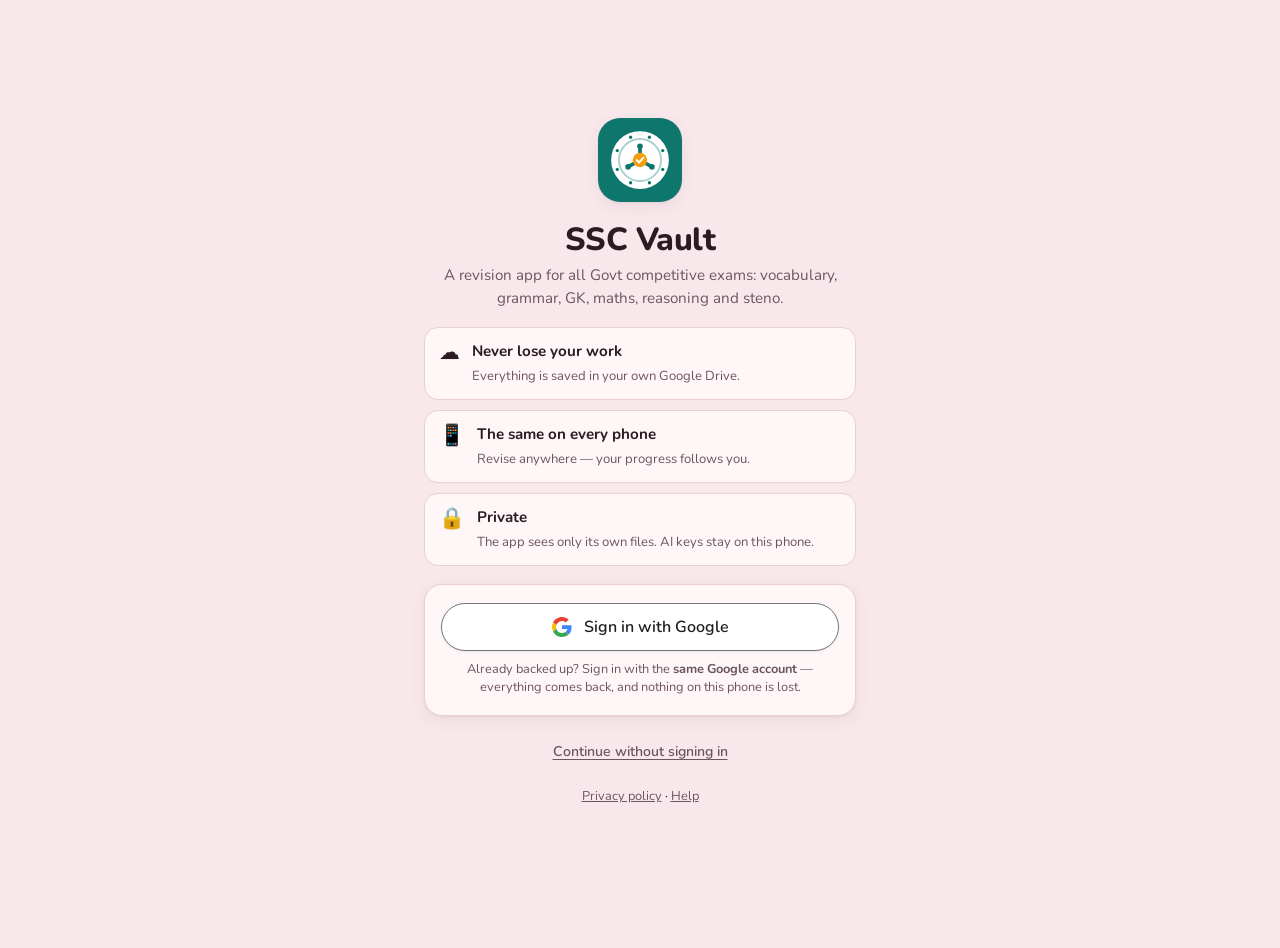
<file: index.html>
<!doctype html>
<html lang="en">
  <head>
    <meta charset="UTF-8" />
    <meta name="viewport" content="width=device-width, initial-scale=1, viewport-fit=cover" />
    <meta name="description" content="A revision app for all Govt competitive exams: vocabulary, grammar, GK, maths, reasoning and steno." />
    <meta name="theme-color" content="#0f766e" />
    <link rel="manifest" href="./manifest.webmanifest" />
    <link rel="icon" href="./icon.svg?v=193gaff" type="image/svg+xml" />
    <link rel="apple-touch-icon" href="./icon-192.png?v=193gaff" />
    <title>SSC Vault</title>
    <script type="module" crossorigin src="./assets/index-F5ZC5sHN.js"></script>
    <link rel="stylesheet" crossorigin href="./assets/index-iLZdwhye.css">
  </head>
  <body>
    <header class="topbar">
      <button class="brand" type="button" data-nav="home" aria-label="Start screen">
        <img src="./icon.svg?v=193gaff" alt="" width="30" height="30" />
        <span class="brand-name">SSC Vault</span>
      </button>
      <button class="subj-pill" id="subjPill" type="button" data-action="subject-pick" hidden></button>
      <span class="top-gap" aria-hidden="true"></span>
      <button class="audio-chip" id="audioChip" type="button" data-action="audio-class" aria-label="Audio Class — listen and revise" title="🔊 Audio Class — listen and revise hands-free">🔊</button>
      <button class="ai-chip" id="aiChip" type="button" data-action="ai-quick" aria-live="polite" hidden></button>
      <button class="sync-chip" id="syncChip" data-action="sync" type="button" aria-live="polite">Local only</button>
    </header>

    <main id="view" tabindex="-1"></main>

    <nav class="tabbar" aria-label="Main"></nav>

    <div id="overlay"></div>
    <div id="info"></div>
    <div id="toast" role="status" aria-live="polite"></div>

  </body>
</html>
</file>
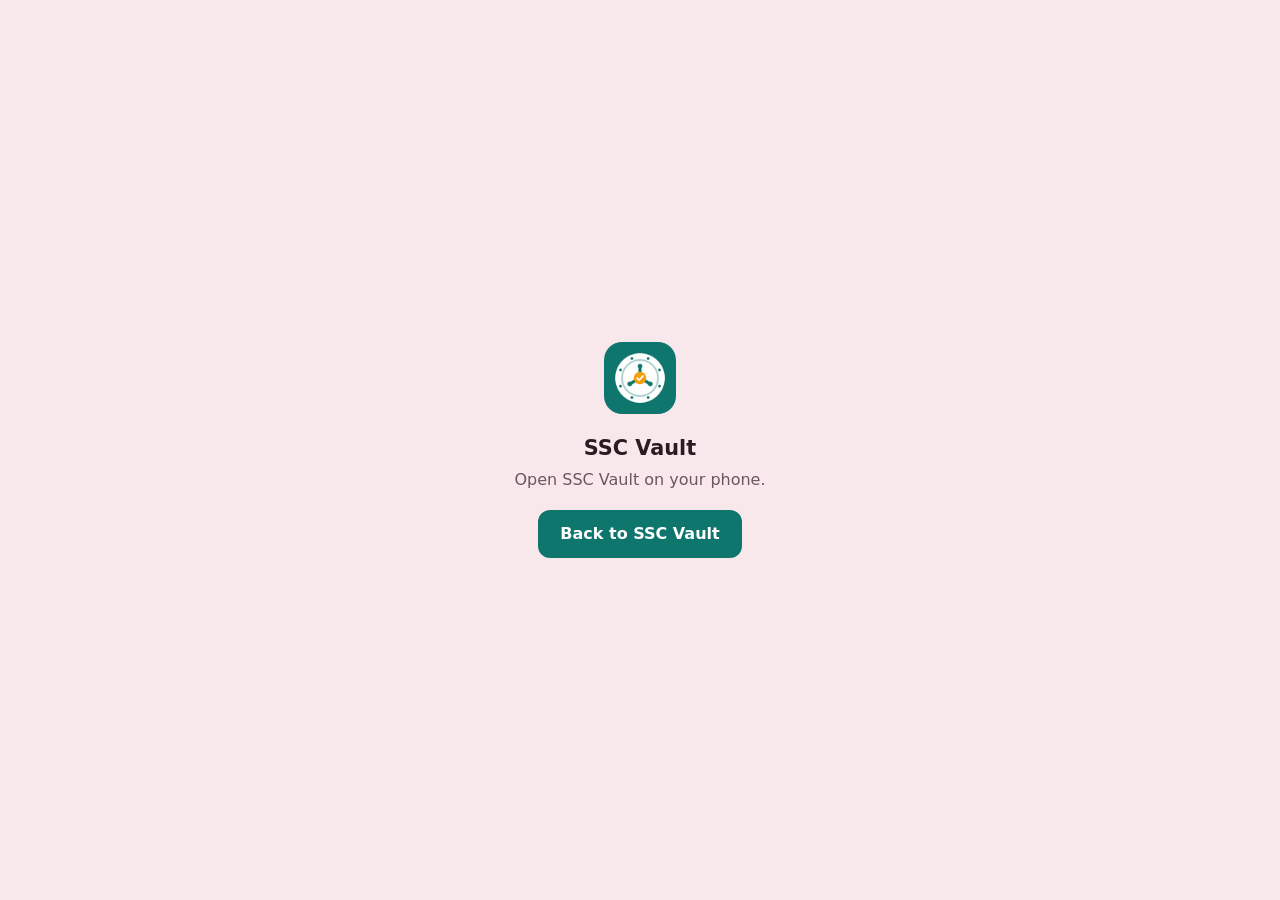
<file: auth.html>
<!doctype html>
<html lang="en">
  <head>
    <meta charset="utf-8" />
    <meta name="viewport" content="width=device-width, initial-scale=1" />
    <meta name="referrer" content="no-referrer" />
    <title>Signing in — SSC Vault</title>
    <link rel="icon" href="./icon.svg" type="image/svg+xml" />
    <style>
      :root { --bg: #f8e8eb; --ink: #2a1c21; --ink2: #6c5560; --accent: #0f766e; }
      @media (prefers-color-scheme: dark) { :root { --bg: #0f1615; --ink: #e8f0ee; --ink2: #9fb0ac; --accent: #5eead4; } }
      body { margin: 0; min-height: 100vh; display: grid; place-items: center; background: var(--bg); color: var(--ink); font: 16px/1.5 system-ui, sans-serif; text-align: center; }
      main { padding: 24px 16px; max-width: 360px; }
      img { width: 72px; height: 72px; border-radius: 18px; }
      h1 { font-size: 1.3rem; margin: 12px 0 4px; }
      p { color: var(--ink2); margin: 0 0 18px; }
      a.btn { display: inline-block; background: var(--accent); color: #fff; padding: 12px 22px; border-radius: 12px; text-decoration: none; font-weight: 700; }
      @media (prefers-color-scheme: dark) { a.btn { color: #062b27; } }
    </style>
  </head>
  <body>
    <main>
      <img src="./icon-192.png" alt="" />
      <h1 id="title">Signed in ✓</h1>
      <p id="msg">Going back to SSC Vault…</p>
      <a class="btn" id="back" href="#">Back to SSC Vault</a>
    </main>
    <script>
      // Google sign-in for the SSC Vault Android app ends here (the website app signs in with Google's own window
      // and never comes to this page). The answer is passed to the app through its sscvault://auth link; the
      // token is taken out of this page's address first, so it stays in no browser history.
      const got = new URLSearchParams(location.hash.slice(1) || location.search.slice(1));
      history.replaceState(null, "", location.pathname);
      const q = new URLSearchParams();
      for (const k of ["access_token", "expires_in", "state", "error", "error_description"]) if (got.get(k)) q.set(k, got.get(k));
      const link = `intent://auth?${q}#Intent;scheme=sscvault;package=io.github.rlm1711204.sscvault;end`;
      const back = document.getElementById("back");
      back.href = link;
      if (!got.get("access_token")) {
        document.getElementById("title").textContent = got.get("error") ? "Sign-in didn't finish" : "SSC Vault";
        document.getElementById("msg").textContent = got.get("error") ? "Go back to the app and try again." : "Open SSC Vault on your phone.";
      }
      if (got.get("state")) location.href = link;
    </script>
  </body>
</html>
</file>
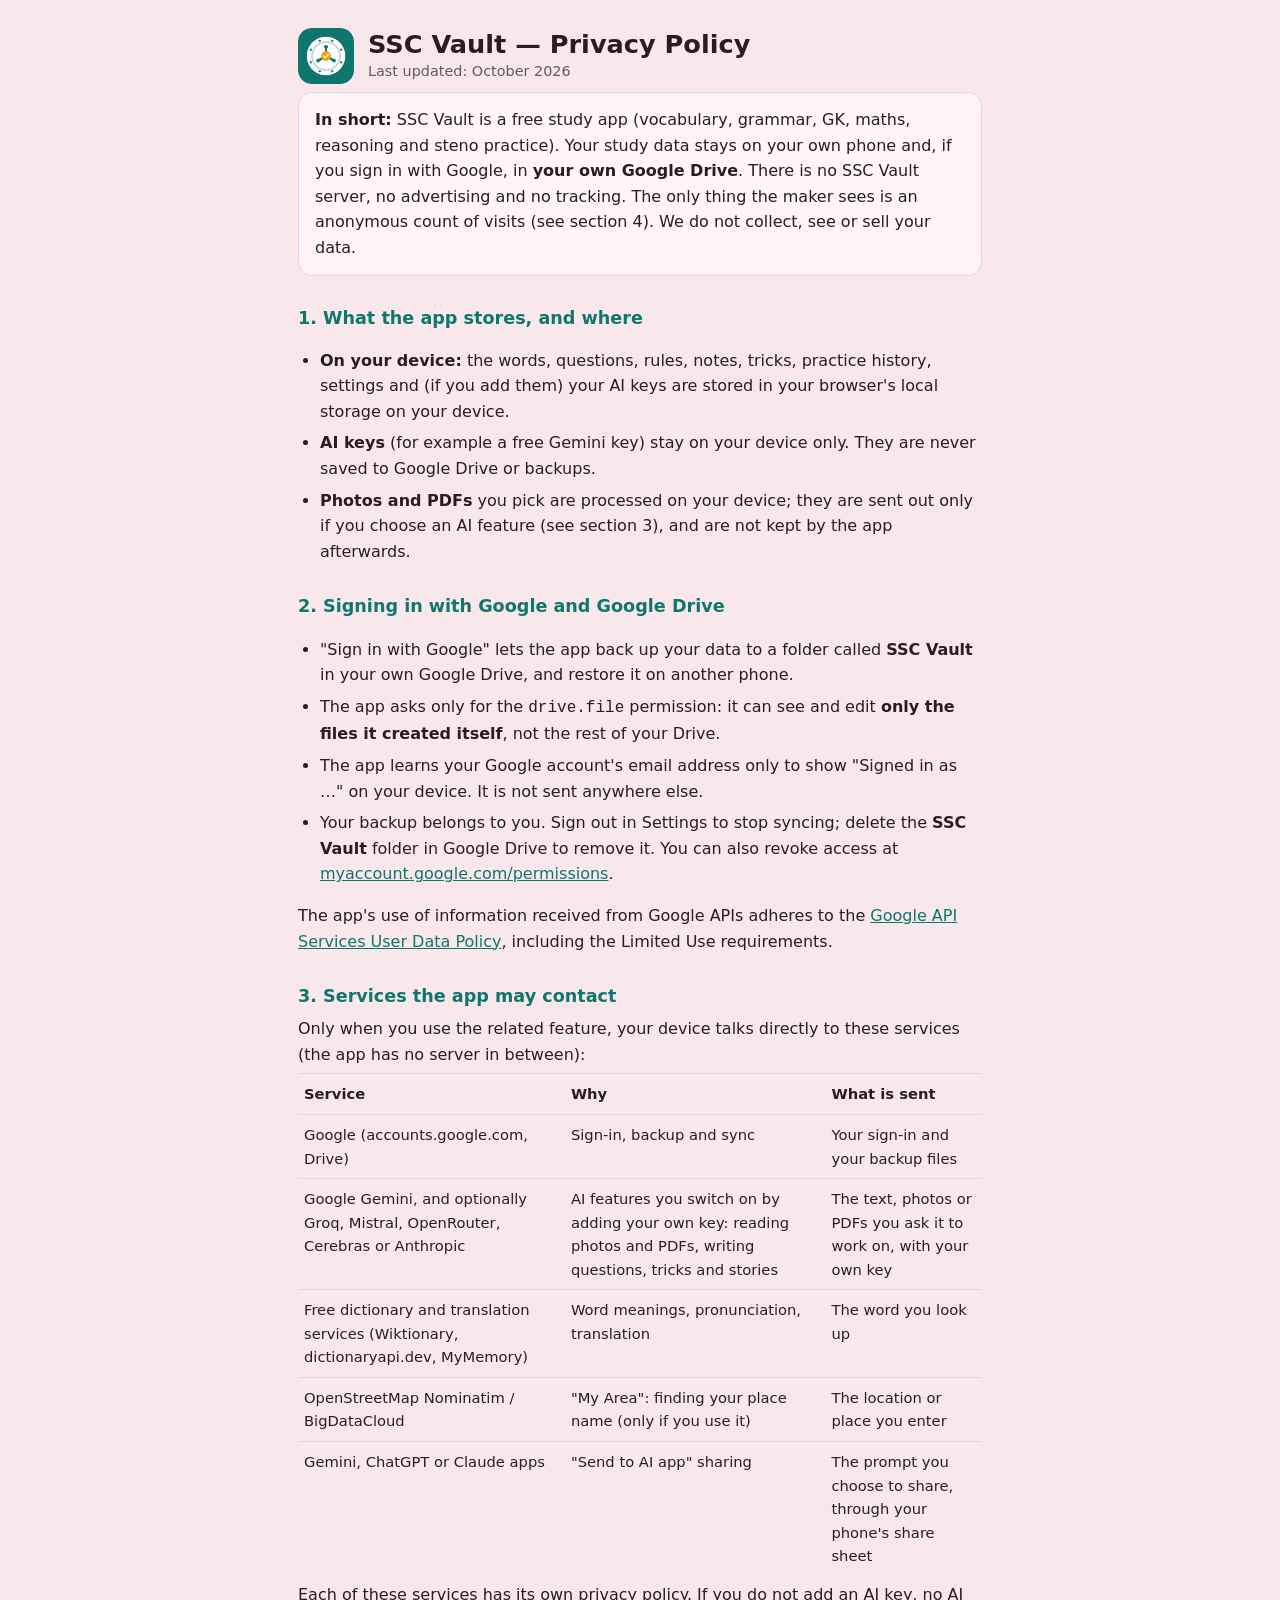
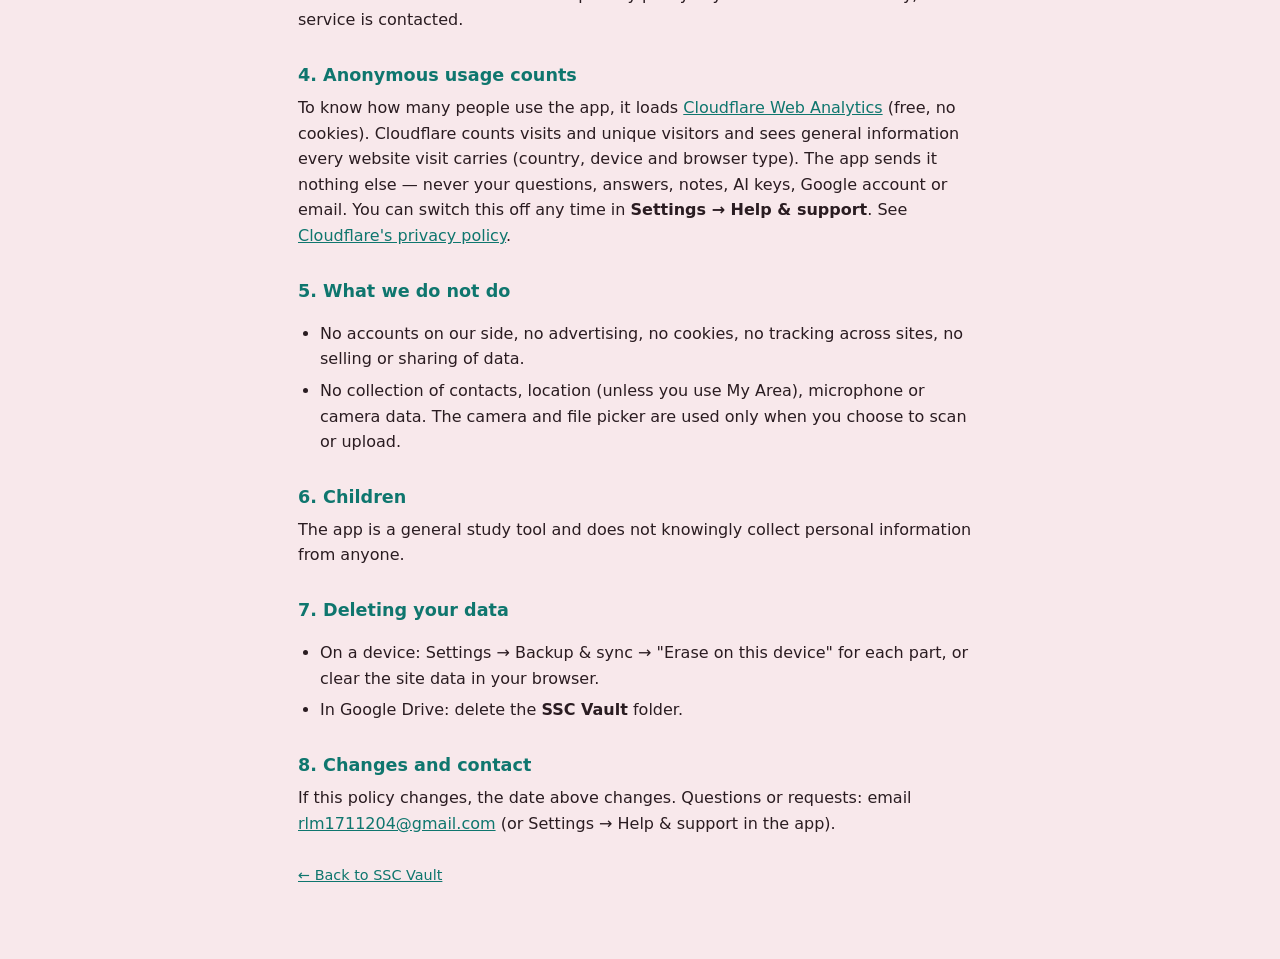
<file: privacy.html>
<!doctype html>
<html lang="en">
  <head>
    <meta charset="utf-8" />
    <meta name="viewport" content="width=device-width, initial-scale=1" />
    <title>Privacy Policy — SSC Vault</title>
    <link rel="icon" href="./icon.svg" type="image/svg+xml" />
    <style>
      :root { --bg: #f8e8eb; --card: #fff6f7; --ink: #2a1c21; --ink2: #6c5560; --line: #e9d0d6; --accent: #0f766e; }
      @media (prefers-color-scheme: dark) { :root { --bg: #0f1615; --card: #18211f; --ink: #e8f0ee; --ink2: #9fb0ac; --line: #2b3835; --accent: #5eead4; } }
      * { box-sizing: border-box; }
      body { margin: 0; background: var(--bg); color: var(--ink); font: 16px/1.6 system-ui, -apple-system, "Segoe UI", Roboto, sans-serif; }
      main { max-width: 720px; margin: 0 auto; padding: 28px 18px 56px; }
      header { display: flex; align-items: center; gap: 14px; margin-bottom: 8px; }
      header img { width: 56px; height: 56px; border-radius: 14px; }
      h1 { margin: 0; font-size: 1.6rem; line-height: 1.2; }
      h2 { margin: 28px 0 6px; font-size: 1.1rem; color: var(--accent); }
      p, li { margin: 6px 0; }
      ul { padding-left: 22px; }
      .meta { color: var(--ink2); font-size: .9rem; margin: 0 0 18px; }
      .card { background: var(--card); border: 1px solid var(--line); border-radius: 14px; padding: 14px 16px; }
      a { color: var(--accent); }
      table { width: 100%; border-collapse: collapse; font-size: .92rem; }
      td, th { text-align: left; vertical-align: top; padding: 8px 6px; border-top: 1px solid var(--line); }
    </style>
  </head>
  <body>
    <main>
      <header>
        <img src="./icon-192.png" alt="" />
        <div>
          <h1>SSC Vault — Privacy Policy</h1>
          <p class="meta" style="margin:0">Last updated: October 2026</p>
        </div>
      </header>

      <p class="card">
        <b>In short:</b> SSC Vault is a free study app (vocabulary, grammar, GK, maths, reasoning and steno practice).
        Your study data stays on your own phone and, if you sign in with Google, in <b>your own Google Drive</b>.
        There is no SSC Vault server, no advertising and no tracking. The only thing the maker sees is an anonymous count of visits (see section 4).
        We do not collect, see or sell your data.
      </p>

      <h2>1. What the app stores, and where</h2>
      <ul>
        <li><b>On your device:</b> the words, questions, rules, notes, tricks, practice history, settings and (if you add them) your AI keys are stored in your browser's local storage on your device.</li>
        <li><b>AI keys</b> (for example a free Gemini key) stay on your device only. They are never saved to Google Drive or backups.</li>
        <li><b>Photos and PDFs</b> you pick are processed on your device; they are sent out only if you choose an AI feature (see section 3), and are not kept by the app afterwards.</li>
      </ul>

      <h2>2. Signing in with Google and Google Drive</h2>
      <ul>
        <li>"Sign in with Google" lets the app back up your data to a folder called <b>SSC Vault</b> in your own Google Drive, and restore it on another phone.</li>
        <li>The app asks only for the <code>drive.file</code> permission: it can see and edit <b>only the files it created itself</b>, not the rest of your Drive.</li>
        <li>The app learns your Google account's email address only to show "Signed in as …" on your device. It is not sent anywhere else.</li>
        <li>Your backup belongs to you. Sign out in Settings to stop syncing; delete the <b>SSC Vault</b> folder in Google Drive to remove it. You can also revoke access at
          <a href="https://myaccount.google.com/permissions" rel="noopener">myaccount.google.com/permissions</a>.</li>
      </ul>
      <p>The app's use of information received from Google APIs adheres to the
        <a href="https://developers.google.com/terms/api-services-user-data-policy#limited-use" rel="noopener">Google API Services User Data Policy</a>, including the Limited Use requirements.</p>

      <h2>3. Services the app may contact</h2>
      <p>Only when you use the related feature, your device talks directly to these services (the app has no server in between):</p>
      <table>
        <tr><th>Service</th><th>Why</th><th>What is sent</th></tr>
        <tr><td>Google (accounts.google.com, Drive)</td><td>Sign-in, backup and sync</td><td>Your sign-in and your backup files</td></tr>
        <tr><td>Google Gemini, and optionally Groq, Mistral, OpenRouter, Cerebras or Anthropic</td><td>AI features you switch on by adding your own key: reading photos and PDFs, writing questions, tricks and stories</td><td>The text, photos or PDFs you ask it to work on, with your own key</td></tr>
        <tr><td>Free dictionary and translation services (Wiktionary, dictionaryapi.dev, MyMemory)</td><td>Word meanings, pronunciation, translation</td><td>The word you look up</td></tr>
        <tr><td>OpenStreetMap Nominatim / BigDataCloud</td><td>"My Area": finding your place name (only if you use it)</td><td>The location or place you enter</td></tr>
        <tr><td>Gemini, ChatGPT or Claude apps</td><td>"Send to AI app" sharing</td><td>The prompt you choose to share, through your phone's share sheet</td></tr>
      </table>
      <p>Each of these services has its own privacy policy. If you do not add an AI key, no AI service is contacted.</p>

      <h2>4. Anonymous usage counts</h2>
      <p>To know how many people use the app, it loads <a href="https://www.cloudflare.com/web-analytics/" rel="noopener">Cloudflare Web Analytics</a>
        (free, no cookies). Cloudflare counts visits and unique visitors and sees general information every website visit carries (country, device and
        browser type). The app sends it nothing else — never your questions, answers, notes, AI keys, Google account or email.
        You can switch this off any time in <b>Settings → Help &amp; support</b>.
        See <a href="https://www.cloudflare.com/privacypolicy/" rel="noopener">Cloudflare's privacy policy</a>.</p>

      <h2>5. What we do not do</h2>
      <ul>
        <li>No accounts on our side, no advertising, no cookies, no tracking across sites, no selling or sharing of data.</li>
        <li>No collection of contacts, location (unless you use My Area), microphone or camera data. The camera and file picker are used only when you choose to scan or upload.</li>
      </ul>

      <h2>6. Children</h2>
      <p>The app is a general study tool and does not knowingly collect personal information from anyone.</p>

      <h2>7. Deleting your data</h2>
      <ul>
        <li>On a device: Settings → Backup &amp; sync → "Erase on this device" for each part, or clear the site data in your browser.</li>
        <li>In Google Drive: delete the <b>SSC Vault</b> folder.</li>
      </ul>

      <h2>8. Changes and contact</h2>
      <p>If this policy changes, the date above changes. Questions or requests: email
        <a href="mailto:rlm1711204@gmail.com">rlm1711204@gmail.com</a> (or Settings → Help &amp; support in the app).</p>

      <p class="meta" style="margin-top:28px"><a href="./">← Back to SSC Vault</a></p>
    </main>
  </body>
</html>
</file>
<file: assets/index-iLZdwhye.css>
:root{--bg:#f3f7f6;--surface:#fff;--surface-2:#eaf1ef;--ink:#17242a;--ink-2:#55656b;--line:#dbe5e2;--primary:#0f766e;--primary-ink:#fff;--primary-soft:#dcefec;--saffron:#d97706;--saffron-soft:#fdf1dc;--ok:#15803d;--ok-soft:#dcf3e3;--bad:#b91c1c;--bad-soft:#fbe3e3;--warn:#a16207;--mark:#fde68a;--nt-n:#1d4ed8;--nt-eq:#c2410c;--nt-op:#64748b;--nt-v:#0f766e;--nt-ang:#db2777;--nt-hl:#fde047;--nt-grid:#0f766e12;--sticky:#fef3a7;--sticky-ink:#3f3a1b;--hand:"Kalam", "Segoe Print", "Comic Sans MS", var(--sans);--radius:16px;--shadow:0 1px 2px #0f28240f, 0 4px 16px #0f282412;--serif:"Fraunces Variable", "Iowan Old Style", "Palatino Linotype", Georgia, "Noto Serif", serif;--system:system-ui, -apple-system, "Segoe UI", Roboto, "Noto Sans", "Noto Sans Devanagari", "Noto Sans Tamil", sans-serif;--sans:"Nunito Variable", "Noto Sans Devanagari", "Noto Sans Tamil", var(--system);--lightningcss-light:initial;--lightningcss-dark: ;color-scheme:light}@media (prefers-color-scheme:dark){:root:not([data-theme=light]){--bg:#0f1615;--surface:#18211f;--surface-2:#212c2a;--ink:#e8f0ee;--ink-2:#9fb0ac;--line:#2b3835;--primary:#5eead4;--primary-ink:#0b1312;--primary-soft:#173a36;--saffron:#f5b453;--saffron-soft:#3a2c14;--ok:#4ade80;--ok-soft:#173524;--bad:#f87171;--bad-soft:#3d1a1a;--warn:#facc15;--mark:#6b5310;--nt-n:#93c5fd;--nt-eq:#fdba74;--nt-op:#94a3b8;--nt-v:#5eead4;--nt-ang:#f9a8d4;--nt-hl:#facc1561;--nt-grid:#5eead40f;--sticky:#3a3416;--sticky-ink:#fdf3c4;--shadow:0 1px 2px #0000004d;--lightningcss-light: ;--lightningcss-dark:initial;color-scheme:dark}}:root[data-theme=dark]{--bg:#0f1615;--surface:#18211f;--surface-2:#212c2a;--ink:#e8f0ee;--ink-2:#9fb0ac;--line:#2b3835;--primary:#5eead4;--primary-ink:#0b1312;--primary-soft:#173a36;--saffron:#f5b453;--saffron-soft:#3a2c14;--ok:#4ade80;--ok-soft:#173524;--bad:#f87171;--bad-soft:#3d1a1a;--warn:#facc15;--mark:#6b5310;--nt-n:#93c5fd;--nt-eq:#fdba74;--nt-op:#94a3b8;--nt-v:#5eead4;--nt-ang:#f9a8d4;--nt-hl:#facc1561;--nt-grid:#5eead40f;--sticky:#3a3416;--sticky-ink:#fdf3c4;--lightningcss-light: ;--lightningcss-dark:initial;color-scheme:dark}*{box-sizing:border-box}html{-webkit-text-size-adjust:100%}body{background:var(--bg);color:var(--ink);font:16px/1.5 var(--sans);padding-bottom:calc(76px + env(safe-area-inset-bottom));margin:0}body.no-scroll{overflow:hidden}h1{font:700 1.6rem/1.2 var(--serif);margin:8px 0 12px}h2,h3{margin:0 0 8px}h3{font-size:1.05rem}code{background:var(--surface-2);border-radius:6px;padding:1px 5px;font-size:.9em}.muted{color:var(--ink-2)}.small{font-size:.85rem}.center{text-align:center}.warn{color:var(--warn)}.error{color:var(--bad)}mark{background:var(--mark);color:inherit;border-radius:3px;padding:0 2px}.topbar{z-index:5;padding:calc(10px + env(safe-area-inset-top)) 16px 10px;background:color-mix(in srgb, var(--bg) 88%, transparent);-webkit-backdrop-filter:blur(10px);backdrop-filter:blur(10px);border-bottom:1px solid var(--line);justify-content:space-between;align-items:center;display:flex;position:sticky;top:0}.brand{font:700 1.15rem var(--serif);color:var(--ink);cursor:pointer;background:0 0;border:0;align-items:center;gap:8px;min-width:0;padding:0;display:flex}.brand span{white-space:nowrap;text-overflow:ellipsis;overflow:hidden}.brand-sub{display:none}body.at-home .brand{text-align:left;grid-template-columns:auto 1fr;align-items:center;column-gap:8px;display:grid}body.at-home .brand img{grid-row:span 2}body.at-home .brand-sub{font:500 .68rem/1.25 var(--sans);color:var(--ink-2);letter-spacing:.01em;white-space:normal;max-width:15em;display:block}.section-switch{border:1px solid var(--line);background:var(--surface);border-radius:999px;flex:none;padding:2px;display:inline-flex}.section-switch button{color:var(--ink-2);font:600 .8rem var(--sans);cursor:pointer;white-space:nowrap;background:0 0;border:0;border-radius:999px;padding:4px 10px}.section-switch button.active{background:var(--primary-soft);color:var(--primary)}@media (min-width:601px) and (max-width:860px){.section-switch .lbl{display:none}.section-switch button{padding:4px 9px;font-size:1rem}}.topbar{gap:10px}.tabbar[hidden]{display:none}.sync-chip{border:1px solid var(--line);background:var(--surface);color:var(--ink-2);font:600 .8rem var(--sans);cursor:pointer;border-radius:999px;padding:5px 12px}.sync-chip.ok{color:var(--ok);border-color:color-mix(in srgb, var(--ok) 35%, var(--line))}.sync-chip.warn{color:var(--warn)}.sync-chip.err{color:var(--bad)}.sync-chip.syncing{color:var(--primary)}.sync-chip{text-overflow:ellipsis;white-space:nowrap;flex:none;max-width:9em;padding:4px 10px;font-size:.76rem;line-height:1.2;overflow:hidden}.ai-chip{max-width:15em;font:700 .72rem/1.2 var(--sans);white-space:nowrap;text-overflow:ellipsis;border:1px solid #0000;border-radius:999px;flex:none;align-items:center;gap:5px;padding:4px 9px;display:inline-flex;overflow:hidden}.ai-chip[hidden]{display:none}.ai-chip:before{content:"";background:currentColor;border-radius:50%;flex:none;width:7px;height:7px}.ai-chip.connecting{color:#1d4ed8;background:#dbeafe;border-color:#bfdbfe}.ai-chip.connecting:before{animation:1s ease-in-out infinite ai-blink}.ai-chip.ok{color:#15803d;background:#dcfce7;border-color:#bbf7d0}.ai-chip.error{color:var(--bad);background:var(--bad-soft)}@keyframes ai-blink{50%{opacity:.25}}:root[data-theme=dark] .ai-chip.connecting{color:#93c5fd;background:#172554;border-color:#1e3a8a}:root[data-theme=dark] .ai-chip.ok{color:#86efac;background:#052e16;border-color:#14532d}@media (prefers-color-scheme:dark){:root:not([data-theme=light]) .ai-chip.connecting{color:#93c5fd;background:#172554;border-color:#1e3a8a}:root:not([data-theme=light]) .ai-chip.ok{color:#86efac;background:#052e16;border-color:#14532d}}main{outline:none;max-width:680px;margin:0 auto;padding:12px 16px 24px}.tabbar{z-index:6;background:var(--surface);border-top:1px solid var(--line);padding-bottom:env(safe-area-inset-bottom);grid-auto-columns:1fr;grid-auto-flow:column;display:grid;position:fixed;bottom:0;left:0;right:0}.tabbar button{color:var(--ink-2);font:600 .7rem var(--sans);cursor:pointer;white-space:nowrap;background:0 0;border:0;flex-direction:column;align-items:center;gap:2px;min-width:0;padding:8px 0 6px;display:flex}.tabbar .ico{filter:grayscale();opacity:.7;font-size:1.25rem}.tabbar button.active .ico{filter:none;opacity:1}.card{background:var(--surface);border:1px solid var(--line);border-radius:var(--radius);box-shadow:var(--shadow);margin:12px 0;padding:16px}.row{align-items:center;gap:8px;margin:8px 0;display:flex}.row.between{justify-content:space-between}.row.center{justify-content:center}.stack{gap:10px;margin-top:16px;display:grid}.two{grid-template-columns:1fr 1fr;gap:10px;display:grid}.btn{border:1px solid var(--line);background:var(--surface);color:var(--ink);font:600 .95rem var(--sans);cursor:pointer;border-radius:12px;justify-content:center;align-items:center;gap:6px;min-height:44px;padding:11px 16px;text-decoration:none;display:inline-flex}.btn.small{border-radius:10px;min-height:36px;padding:7px 12px;font-size:.85rem}.btn.primary{background:var(--primary);border-color:var(--primary);color:var(--primary-ink)}.btn.ghost{background:0 0}.btn.danger{color:var(--bad)}.btn.block{width:100%;margin-top:12px}.btn:disabled{opacity:.5;cursor:not-allowed}.icon-btn{border:1px solid var(--line);background:var(--surface-2);color:var(--ink);cursor:pointer;border-radius:50%;flex:none;width:44px;height:44px;font-size:1.1rem}input[type=text],input[type=password],input[type=search],input[type=number],input:not([type]),select,textarea{width:100%;font:1rem var(--sans);color:var(--ink);background:var(--surface);border:1px solid var(--line);border-radius:10px;padding:10px 12px}textarea{resize:vertical}input:focus,select:focus,textarea:focus,button:focus-visible{outline:2px solid var(--primary);outline-offset:1px}.field{font:600 .85rem var(--sans);color:var(--ink-2);gap:4px;margin:10px 0;display:grid}.toggle{align-items:center;gap:10px;margin:10px 0;display:flex}.toggle input{width:20px;height:20px;accent-color:var(--primary)}.badge{font:700 .7rem var(--sans);background:var(--surface-2);color:var(--ink-2);white-space:nowrap;border-radius:999px;padding:1px 8px;display:inline-block}.badge.learning{background:var(--saffron-soft);color:var(--saffron)}.badge.mastered{background:var(--ok-soft);color:var(--ok)}.badge.dup{background:var(--surface-2)}.badge.similar{background:var(--saffron-soft);color:var(--saffron)}.badge.easy{background:var(--bad-soft);color:var(--bad)}.progress{background:var(--surface-2);border-radius:99px;height:8px;margin:8px 0 12px;overflow:hidden}.progress span{background:var(--primary);border-radius:99px;height:100%;transition:width .3s;display:block}.hero{padding:24px 4px}.today-head{justify-content:space-between;align-items:flex-end;display:flex}.eyebrow{font:700 .75rem var(--sans);letter-spacing:.08em;text-transform:uppercase;color:var(--ink-2);margin:0}.streak{font:700 1.1rem var(--sans);background:var(--saffron-soft);color:var(--saffron);border-radius:999px;padding:6px 12px}.stats{grid-template-columns:repeat(4,1fr);gap:8px;display:grid}.stats div{background:var(--surface);border:1px solid var(--line);text-align:center;border-radius:12px;padding:8px}.stats b{font-size:1.3rem;display:block}.stats span{color:var(--ink-2);font-size:.75rem}.wotd{border-color:color-mix(in srgb, var(--saffron) 45%, var(--line));background:linear-gradient(180deg, var(--saffron-soft), var(--surface) 140px)}.wotd .eyebrow{color:var(--saffron)}.plan-list{margin:0;padding:0;list-style:none}.plan-list li{border-bottom:1px solid var(--line);cursor:pointer;grid-template-columns:26px 1fr auto auto;align-items:center;gap:8px;padding:10px 2px;display:grid}.plan-list li:last-child{border-bottom:0}.tick{border:2px solid var(--line);border-radius:50%;place-items:center;width:22px;height:22px;font-size:.75rem;font-weight:800;display:grid}.tick.ok{background:var(--ok);border-color:var(--ok);color:#fff}.tick.again{background:var(--saffron);border-color:var(--saffron);color:#fff}.pw{font-weight:700}.ph{color:var(--ink-2);text-overflow:ellipsis;white-space:nowrap;max-width:34vw;font-size:.9rem;overflow:hidden}.done-msg{text-align:center;margin:12px 0 0}.whead{justify-content:space-between;align-items:flex-start;gap:12px;display:flex}.whead>div:first-child{flex:1;min-width:0}.wword.fit{white-space:nowrap;overflow-wrap:normal}.wword.fit.wrap{white-space:normal;overflow-wrap:break-word}.whead.stack{flex-wrap:wrap}.whead.stack>div:first-child{flex-basis:100%}.wword{font:700 1.5rem/1.15 var(--serif);overflow-wrap:anywhere;margin:4px 0}.whead.big .wword{font-size:2.1rem}.wsub{color:var(--ink-2);flex-wrap:wrap;gap:4px 10px;font-size:.9rem;display:flex}.pos{font-style:italic}.say{letter-spacing:.02em;font-weight:600}.ipa{font-family:Charis SIL,Doulos SIL,Noto Sans,sans-serif}.star{color:var(--saffron)}.wdetails{margin-top:10px}.meaning{margin:6px 0;font-size:1.1rem}.hindi,.tamil{align-items:baseline;gap:8px;margin:6px 0;font-size:1.1rem;display:flex}.lang-tag{font:700 .7rem var(--sans);background:var(--surface-2);color:var(--ink-2);border-radius:6px;padding:2px 6px}.sentences{margin:10px 0;padding-left:20px}.sentences li{margin:4px 0}.chips{flex-wrap:wrap;align-items:center;gap:6px;margin:8px 0;display:flex}.chip-label{font:700 .75rem var(--sans);color:var(--ink-2);margin-right:2px}.chip{background:var(--surface-2);border-radius:999px;padding:2px 10px;font-size:.85rem}.chip.syn{background:var(--ok-soft)}.chip.ant{background:var(--bad-soft)}.tip{background:var(--primary-soft);border-radius:12px;margin:10px 0;padding:10px 12px;font-size:.95rem}.tip strong{text-transform:uppercase;letter-spacing:.06em;color:var(--primary);font-size:.72rem;display:block}.context{color:var(--ink-2);font-size:.9rem;font-style:italic}.mode{border-radius:12px;padding:10px 12px;font-size:.92rem}.mode.on{background:var(--ok-soft)}.mode.off{background:var(--saffron-soft)}.add-grid,.quiz-grid{grid-template-columns:1fr 1fr;gap:10px;margin:12px 0;display:grid}.add-tile,.quiz-tile{text-align:left;background:var(--surface);border:1px solid var(--line);border-radius:var(--radius);cursor:pointer;box-shadow:var(--shadow);color:var(--ink);font:inherit;flex-direction:column;align-items:flex-start;gap:2px;padding:14px;display:flex}.add-tile span:last-child,.quiz-tile span:last-child{color:var(--ink-2);font-size:.82rem}.big-ico{font-size:1.8rem;line-height:1.2}.busy{padding:40px 16px}.spinner{border:4px solid var(--primary-soft);border-top-color:var(--primary);border-radius:50%;width:42px;height:42px;margin:0 auto 12px;animation:.9s linear infinite spin}@keyframes spin{to{transform:rotate(360deg)}}.cand-list{margin:8px 0 90px;padding:0;list-style:none}.cand label{background:var(--surface);border:1px solid var(--line);cursor:pointer;border-radius:12px;gap:12px;margin:8px 0;padding:12px;display:flex}.cand input{width:22px;height:22px;accent-color:var(--primary);flex:none;margin-top:2px}.cand.dup label{opacity:.55;cursor:default}.cand-body{gap:2px;min-width:0;display:grid}.cand-top{flex-wrap:wrap;align-items:center;gap:6px;display:flex}.cand-top b{font:700 1.1rem var(--serif)}.cand-meaning{font-size:.92rem}.cand-hindi{color:var(--ink-2);font-size:.92rem}.diff{color:var(--saffron);letter-spacing:1px;font-size:.55rem}.sticky-actions{left:0;right:0;bottom:calc(60px + env(safe-area-inset-bottom));z-index:4;background:linear-gradient(transparent, var(--bg) 30%);padding:8px 16px;position:fixed}.sticky-actions .btn{max-width:648px;margin:0 auto;display:flex}.filter-row{scrollbar-width:none;gap:6px;padding:10px 0 4px;display:flex;overflow-x:auto}.fchip{border:1px solid var(--line);background:var(--surface);color:var(--ink-2);font:600 .82rem var(--sans);white-space:nowrap;cursor:pointer;border-radius:999px;padding:6px 12px}.fchip.active{background:var(--primary);color:var(--primary-ink);border-color:var(--primary)}#sort{width:auto;padding:6px 10px;font-size:.88rem}.word-list{background:var(--surface);border:1px solid var(--line);border-radius:var(--radius);margin:8px 0;padding:0;list-style:none;overflow:hidden}.word-list li{border-bottom:1px solid var(--line);cursor:pointer;justify-content:space-between;gap:10px;padding:12px 14px;display:flex}.word-list li:last-child{border-bottom:0}.word-list b{font:700 1.05rem var(--serif)}.wl-meaning{color:var(--ink-2);text-overflow:ellipsis;-webkit-line-clamp:1;-webkit-box-orient:vertical;font-size:.85rem;display:-webkit-box;overflow:hidden}.wl-right{flex-direction:column;flex:none;align-items:flex-end;gap:4px;display:flex}.quiz-card{text-align:center}.quiz-prompt{margin:14px 0 18px}.qword{font:700 2rem var(--serif)}.qmeaning{font-size:1.2rem}.qsentence{font-size:1.1rem;line-height:1.6}.blank{color:var(--primary);letter-spacing:2px}.options{text-align:left;gap:10px;display:grid}.option{border:1.5px solid var(--line);background:var(--surface);color:var(--ink);font:1rem var(--sans);cursor:pointer;border-radius:12px;min-height:48px;padding:12px 14px}.option.correct{border-color:var(--ok);background:var(--ok-soft);font-weight:700}.option.wrong{border-color:var(--bad);background:var(--bad-soft)}.option.dim{opacity:.55}.score{font:700 3rem var(--serif);margin:4px 0}#overlay{z-index:20;background:#0a0a1473;display:none;position:fixed;inset:0}#overlay.open{justify-content:center;align-items:flex-end;display:flex}.sheet{background:var(--bg);width:100%;max-width:680px;max-height:94vh;padding:12px 16px calc(20px + env(safe-area-inset-bottom));border-radius:20px 20px 0 0;animation:.2s ease-out up;overflow-y:auto}@keyframes up{0%{opacity:.6;transform:translateY(30px)}}.sheet.tall{flex-direction:column;min-height:88vh;display:flex}.sheet.tall .flashcard{flex:1}.sheet.full{box-sizing:border-box;height:100vh;max-width:680px;height:100dvh;min-height:0;max-height:none;padding-bottom:calc(12px + env(safe-area-inset-bottom));border-radius:0;flex-direction:column;margin:0;display:flex;overflow:hidden}.sheet-bar{justify-content:space-between;align-items:center;margin-bottom:6px;display:flex}.flashcard{background:var(--surface);border:1px solid var(--line);border-radius:var(--radius);box-shadow:var(--shadow);margin:10px 0;padding:20px 16px}.recall{margin:26px 0 8px}.grades{grid-template-columns:repeat(5,1fr);gap:6px;display:grid}.grade{font:700 .9rem var(--sans);cursor:pointer;border:0;border-radius:12px;flex-direction:column;align-items:center;min-height:52px;padding:12px 4px;display:flex}.grade small{opacity:.8;font-size:.68rem;font-weight:500}.grade.again{background:var(--bad-soft);color:var(--bad)}.grade.hard{background:var(--saffron-soft);color:var(--saffron)}.grade.learned{background:color-mix(in srgb, var(--ok-soft) 55%, var(--saffron-soft));color:color-mix(in srgb, var(--ok) 65%, var(--saffron))}.grade.good{background:var(--ok-soft);color:var(--ok)}.grade.easy{background:var(--primary-soft);color:var(--primary)}.session-done{padding:20px 0}#toast{left:50%;top:calc(64px + env(safe-area-inset-top));background:var(--ink);color:var(--bg);opacity:0;pointer-events:none;z-index:30;border-radius:12px;width:max-content;max-width:calc(100vw - 32px);padding:10px 16px;font-size:.92rem;transition:all .25s;position:fixed;transform:translate(-50%,-12px)}#toast.show{opacity:1;transform:translate(-50%)}@media (min-width:720px){.sheet{border-radius:20px;margin-bottom:4vh}#overlay.open{align-items:center}.ph{max-width:200px}}.sheet.no-anim{animation:none}.key-list{gap:6px;margin:6px 0;padding:0;list-style:none;display:grid}.key-list li{background:var(--surface-2);border-radius:10px;flex-wrap:wrap;align-items:center;gap:8px;padding:6px 8px;font-weight:400;display:flex}.key-list li .icon-btn{margin-left:auto}.icon-btn.small{width:32px;height:32px;font-size:.85rem}.field .row input{flex:1}.source-line{color:var(--ink-2);align-items:center;gap:8px;margin:4px 0 10px;font-size:.9rem;display:flex}.source-line select{width:auto;padding:5px 8px;font-size:.88rem}.badge.bank{background:var(--primary-soft);color:var(--primary)}.two-words .tw{border-bottom:1px solid var(--line);cursor:pointer;gap:2px;padding:8px 0;display:grid}.two-words .tw:last-child{border-bottom:0}.two-words .tw b{font:700 1.15rem var(--serif)}.two-words .tw span{font-size:.92rem}.seg{background:var(--surface-2);border-radius:12px;grid-template-columns:1fr 1fr;gap:4px;margin:4px 0 8px;padding:4px;display:grid}.seg button{color:var(--ink-2);font:600 .88rem var(--sans);cursor:pointer;background:0 0;border:0;border-radius:9px;padding:8px 6px}.seg button.active{background:var(--surface);color:var(--ink);box-shadow:var(--shadow)}.explain{background:var(--surface-2);text-align:left;border-radius:10px;margin:10px 0 0;padding:8px 10px}.quiz-grid .quiz-tile:first-child{grid-column:1/-1}#info{z-index:25;background:#0a0a1480;display:none;position:fixed;inset:0}#info.open{justify-content:center;align-items:flex-end;display:flex}@media (min-width:720px){#info.open{align-items:center}}.whead-btns{flex:none;gap:8px;display:flex}.info-btn{color:var(--primary);font-size:1.2rem;font-weight:700}.info-inline{color:var(--primary);font:700 .95rem var(--sans)}.explain{align-items:center;gap:10px;display:flex}.explain p{flex:1;margin:0}.explain.ok{background:var(--ok-soft)}.explain.bad{background:var(--bad-soft)}.install-banner{flex-wrap:wrap;align-items:center;gap:8px 12px;padding:12px 14px;display:flex}.install-banner img{border-radius:10px;flex:none}.install-banner>div:nth-child(2){flex:170px;min-width:0}.install-banner p{margin:2px 0 0}.install-banner .ib-actions{align-items:center;gap:4px;margin-left:auto;display:flex}.made-by{text-align:center;color:var(--ink-2);margin:18px 0 4px;font-size:.9rem}.made-by span{opacity:.85;font-size:.8rem;display:block}.card.about{text-align:center}.card.about img{border-radius:12px}.card.about h3{margin:8px 0 2px}.card.about .made-by{margin:12px 0;font-size:1rem}.key-pick{margin:4px 0 8px}.key-pick select{width:100%}.key-list li.svc{align-items:flex-start}.key-list li.svc>div{flex:1;min-width:0}.key-list li.svc .model-in{width:100%;margin-top:4px;font-size:.85rem;display:block}.block{display:block}.ai-banner{border-radius:12px;margin:8px 0 12px;padding:10px 12px;font-size:.92rem}.ai-banner.ok{background:var(--ok-soft);color:var(--ink)}.ai-banner.warn{background:var(--saffron-soft);color:var(--ink)}.ai-banner .block{color:var(--ink-2);margin-top:4px}.home h1{margin:8px 0 16px}.home-card{text-align:left;background:var(--surface);border:1px solid var(--line);border-radius:var(--radius);width:100%;box-shadow:var(--shadow);cursor:pointer;color:var(--ink);font:inherit;align-items:center;gap:14px;margin-bottom:14px;padding:18px 16px;display:flex}.home-card:hover{border-color:var(--primary)}.home-ico{flex:none;font-size:2.2rem}.home-main{flex-direction:column;flex:1;gap:3px;min-width:0;display:flex}.home-main b{font:700 1.25rem var(--serif)}.home-main span{color:var(--ink-2);font-size:.92rem}.home-main .small{font-size:.82rem}.home-go{color:var(--ink-2);flex:none;font-size:1.8rem}.home-card.grammar .home-main b{color:var(--ok)}.home-card.vocab .home-main b{color:var(--primary)}.rule-head h2{font:700 1.2rem var(--serif);margin:6px 0 8px}.rule-head h2.big{font-size:1.45rem}.badge.topic{background:var(--ok-soft);color:var(--ok)}.rule-text{margin:6px 0 8px;font-size:1.02rem;line-height:1.5}.rule-hindi{color:var(--ink-2);margin:0 0 10px}.rule-block{border-radius:12px;margin:10px 0;padding:10px 12px;font-size:.95rem}.rule-block>b{text-transform:uppercase;letter-spacing:.06em;margin-bottom:4px;font-size:.74rem;display:block}.rule-block ul{margin:0;padding-left:18px}.rule-block li{margin:3px 0}.rule-block.ok{background:var(--ok-soft)}.rule-block.ok>b{color:var(--ok)}.rule-block.bad{background:var(--bad-soft)}.rule-block.bad>b{color:var(--bad)}.rule-block.fast{background:var(--saffron-soft)}.rule-block.mine{background:var(--primary-soft)}.rule-block.mine>b{color:var(--primary)}.rule-block.solver{background:var(--surface-2);border:1px dashed var(--line)}.rule-block .warn,.rule-block p.small{margin:6px 0 0}.cand-sol-btn{margin:4px 0 0 30px}.cand-sol{margin:4px 0 6px 30px}.mysol-box{gap:4px;margin:8px 0;display:grid}.mysol-box textarea{box-sizing:border-box;width:100%}.solver-badge{background:var(--surface-2)}.rule-block.fast>b,.fast-line b{color:var(--saffron)}.mistake{flex-direction:column;gap:2px;margin:6px 0;display:flex}.mistake .wrong{text-decoration:line-through;-webkit-text-decoration-color:var(--bad);text-decoration-color:var(--bad);color:var(--ink-2)}.mistake .wrong:before{content:"✗";color:var(--bad);margin-right:.35em;text-decoration:none;display:inline-block}.mistake .right{color:var(--ink);font-weight:600}.mistake .right:before{content:"✓ ";color:var(--ok)}.mistake small{color:var(--ink-2)}.rule-card .eyebrow{justify-content:space-between;align-items:center;display:flex}.flashcard .spot{color:var(--ink-2);margin:14px 0 6px}.flashcard .spot .sentence,.quiz-prompt.sentence{font:600 1.12rem var(--serif);color:var(--ink);margin-top:6px;display:block}.quiz-prompt.sentence{border-left:4px solid var(--primary);background:var(--surface-2);border-radius:8px;padding:10px 12px}.options.two{grid-template-columns:1fr 1fr}.recall-rule{margin:8px 0 12px}.rule-list li{justify-content:space-between;align-items:center;gap:10px;display:flex}.rule-list li b{font-weight:600}.cand-list.rules .cand-main{flex-direction:column;gap:3px;display:flex}.g-explain{align-items:flex-start}.g-explain .explain-text{flex:1;min-width:0}.g-explain .explain-text p{margin:4px 0}.recall-rule,.quiz-card .rule-block ul{text-align:left}.cand-main .badge{align-self:flex-start}.badge.adv{background:var(--saffron-soft);color:var(--saffron)}.adv-mark{font-size:.8rem}.source-line{flex-wrap:wrap;align-items:center;gap:6px 14px;display:flex}.home-card.gk .home-main b{color:var(--saffron)}.badge.topic{white-space:normal}.gk-q{font:600 1.1rem/1.45 var(--serif);margin:8px 0}.gk-a{color:var(--ok);margin:6px 0;font-weight:700}.gk-prompt{font:600 1.12rem/1.45 var(--serif)}.claim{border-left:4px solid var(--saffron);background:var(--saffron-soft);border-radius:8px;padding:8px 12px}.seg:has(button:nth-child(3)){grid-template-columns:1fr 1fr 1fr}.gk-cands .cand{margin:8px 0}.gk-cands .cand label{border-bottom-right-radius:0;border-bottom-left-radius:0;margin:0}.gk-cands .cand-main{flex-direction:column;gap:3px;display:flex}.cand-topic{background:var(--surface-2);border:1px solid var(--line);border-top:0;border-radius:0 0 12px 12px;gap:6px;padding:6px 10px;display:flex}.cand-topic select{flex:1;min-width:0;font-size:.85rem}.cand-topic input{width:5.5em;font-size:.85rem}.picker,.picker ul{margin:0;padding:0;list-style:none}.picker{margin:10px 0}.picker ul{padding-left:22px}.pick-row{align-items:center;gap:8px;padding:4px 0;display:flex}.pick-box{cursor:pointer;color:var(--primary);background:0 0;border:0;padding:2px;font-size:1.35rem;line-height:1}.pick-box.off{color:var(--ink-2)}.pick.off>.pick-row .pick-label{color:var(--ink-2);text-decoration:line-through}.pick-label{flex:1;min-width:0}.row.wrap{flex-wrap:wrap}.crumbs{color:var(--ink-2);margin:6px 0;font-size:.88rem}.topic-list{margin:8px 0;padding:0;list-style:none}.topic-list li{background:var(--surface);border:1px solid var(--line);cursor:pointer;border-radius:12px;grid-template-columns:1fr auto;align-items:center;gap:4px 10px;margin:8px 0;padding:12px;display:grid}.topic-list .t-name{font-weight:700}.topic-list .cov{grid-column:1;gap:4px;display:grid}.topic-list .home-go{grid-area:1/2/span 2;font-size:1.4rem}.cov .bar{background:var(--surface-2);border-radius:3px;height:6px;display:block;position:relative;overflow:hidden}.cov .bar span{border-radius:3px;position:absolute;top:0;bottom:0;left:0}.cov .bar .seen{background:var(--primary-soft)}.cov .bar .mast{background:var(--ok)}#kPromptText{width:100%;font:.82rem/1.4 ui-monospace,SFMono-Regular,Menlo,monospace}.add-tile.wide{grid-column:1/-1}.chat-panel{border-color:var(--primary)}.chat-files{flex-wrap:wrap;gap:8px;margin:6px 0;padding:0;list-style:none;display:flex}.chat-files li{max-width:100%;color:var(--ink-2);align-items:center;gap:6px;font-size:.85rem;display:flex}.chat-files img{object-fit:cover;border:1px solid var(--line);border-radius:6px;width:64px;height:48px}.chat-files span{text-overflow:ellipsis;white-space:nowrap;max-width:180px;overflow:hidden}.steps{margin:8px 0;padding-left:20px}.steps li{margin:4px 0}#kChatPanel,#kPasteCard{scroll-margin-top:130px}.home-card.quant .home-main b{color:var(--ink)}.badge.type{background:var(--saffron-soft);color:var(--saffron);white-space:normal}.badge.formula{background:var(--primary-soft);color:var(--primary)}.q-head{flex-wrap:wrap;gap:4px;display:flex}.q-text,.q-prompt{font:600 1.05rem/1.5 var(--sans);overflow-wrap:anywhere;margin:8px 0}.q-title{font:700 1.15rem var(--serif);margin:8px 0 6px}.formula-box{background:var(--surface-2);border-left:4px solid var(--primary);overflow-wrap:anywhere;text-align:left;border-radius:8px;margin:8px 0;padding:8px 12px;font:600 1rem/1.55 ui-monospace,SFMono-Regular,Menlo,Consolas,monospace}.formula-box>b{font:700 .72rem var(--sans);text-transform:uppercase;letter-spacing:.06em;color:var(--primary);margin-bottom:2px;display:block}.formula-box.center{text-align:center}.rule-block.ok>b{display:block}.formula-sheet{margin:6px 0 0;padding:0;list-style:none}.formula-sheet li{border-top:1px solid var(--line);cursor:pointer;padding:10px 0}.formula-sheet li:first-child{border-top:0}.formula-sheet .formula-box{margin:6px 0 4px;font-size:.9rem}.rule-list li.variant,.q-cands .cand.variant{margin-left:22px}.rule-list li.variant{border-left:3px solid var(--saffron-soft)}.q-cands .cand.variant label{border-radius:12px}.cand-topic input[type=text]{flex:1;width:auto;min-width:0;font-size:.85rem}.cand-topic{flex-wrap:wrap}.options .option{white-space:normal;overflow-wrap:anywhere}#mChatPanel,#mPasteCard{scroll-margin-top:130px}#mPromptText{width:100%;font:.82rem/1.4 ui-monospace,SFMono-Regular,Menlo,monospace}.home-card.maths .home-main b,.home-card.reasoning .home-main b{color:var(--ink)}#rChatPanel,#rPasteCard{scroll-margin-top:130px}#rPromptText{width:100%;font:.82rem/1.4 ui-monospace,SFMono-Regular,Menlo,monospace}@media (max-width:600px){.topbar{flex-wrap:wrap;row-gap:8px}.brand{flex:1}.section-switch{grid-template-columns:repeat(var(--parts,7), 1fr);order:3;width:100%;display:grid}.section-switch button{flex-direction:column;align-items:center;gap:1px;padding:5px 2px;font-size:.74rem;line-height:1.1;display:flex}.section-switch .lbl{text-overflow:ellipsis;max-width:100%;font-size:.62rem;display:block;overflow:hidden}}.fig{max-width:360px;color:var(--ink);background:var(--surface-2);text-align:center;border-radius:12px;margin:10px auto;padding:6px}.fig svg{width:100%;height:auto;max-height:260px;margin:0 auto;display:block;overflow:visible}.fig svg text{fill:currentColor;font-family:var(--sans)}.fig .hl{stroke:var(--primary)}.fig text.hl{fill:var(--primary);stroke:none}.fig img{background:#fff;border-radius:8px;max-width:100%;max-height:300px;margin:6px auto 0;display:block}.fig.small{max-width:220px;margin:6px 0;padding:4px}.fig.small svg{max-height:150px}.cand-main .fig.small{margin:4px 0}.fig figcaption{margin:8px 0 2px}.fig-actions{border-top:1px solid var(--line);margin-top:12px;padding-top:10px}.fig-actions p{margin:0 0 6px}.area-entry{text-align:left;cursor:pointer;width:100%;font:inherit;color:var(--ink);border:1px solid var(--line);align-items:center;gap:12px;display:flex}.area-entry:hover{border-color:var(--primary)}.area-entry>span:nth-child(2){flex:1;min-width:0}.area-levels button{justify-items:center;gap:2px;padding:8px 2px;font-size:.78rem;display:grid}.area-levels small{color:var(--ink-2);font-weight:700}.chips .chip{cursor:pointer;font:600 .82rem var(--sans);color:var(--ink);border:0;padding:5px 12px}.chips .chip.on{background:var(--primary);color:#fff}.area-sec{padding:0}.area-sec>summary{cursor:pointer;justify-content:space-between;align-items:center;padding:12px 14px;list-style:none;display:flex}.area-sec>summary::-webkit-details-marker{display:none}.area-notes{margin:0;padding:0 14px 10px;list-style:none}.area-notes>li{border-top:1px solid var(--line);padding:9px 0;line-height:1.45}.area-q{margin-top:4px;font-size:.9rem}.area-q summary{cursor:pointer;color:var(--ink-2)}.area-q p{margin:4px 0 0 18px}.area-tools summary{cursor:pointer;color:var(--ink-2);margin-top:6px}.badge.exam{vertical-align:1px;padding:1px 6px;font-size:.68rem}.badge.exam.ssc{background:var(--ok-soft);color:var(--ok)}.badge.exam.upsc{background:var(--primary-soft);color:var(--primary)}.badge.exam.rbi{background:var(--saffron-soft);color:var(--saffron)}.area-move{border:1px solid var(--primary);background:var(--primary-soft)}.area-move p{margin:4px 0 10px}.prep-grid{grid-template-columns:repeat(auto-fill,minmax(140px,1fr));gap:10px;margin:8px 0 12px;display:grid}.prep-tile{background:var(--surface-2);border-radius:12px;gap:6px;margin:0;padding:6px;display:grid}.prep-tile.off{opacity:.45}.prep-pic{background:#fff;border-radius:8px;justify-content:center;align-items:center;height:150px;display:flex;position:relative;overflow:hidden}.prep-pic img{object-fit:contain;max-width:100%;max-height:150px}.prep-pic .badge{position:absolute;bottom:4px;left:4px}.prep-tile figcaption{flex-wrap:wrap;justify-content:center;align-items:center;gap:4px;display:flex}.prep-tile figcaption .btn.small{padding:4px 9px}.prep-check{font:600 .82rem var(--sans);align-items:center;gap:4px;margin-right:auto;display:flex}.prep-file{margin:10px 0 4px}.toggle.small{color:var(--ink-2);font-size:.85rem}.prep-actions{background:var(--bg);margin-top:4px;padding:10px 0 4px;position:sticky;bottom:0;box-shadow:0 -10px 12px -10px #00000040}.crop-hint{margin:0 0 8px}.crop-stage{background:#15151c;border-radius:12px;flex:1;justify-content:center;align-items:center;min-height:0;padding:20px;display:flex;overflow:hidden}.cropper{touch-action:none;-webkit-user-select:none;user-select:none;flex:none;position:relative}.cropper img{pointer-events:none;background:#fff;width:100%;height:100%;display:block}.crop-box{box-sizing:border-box;outline:1px solid var(--primary);cursor:move;touch-action:none;border:2px solid #fff;position:absolute}.crop-dim{pointer-events:none;width:100%;height:100%;position:absolute;inset:0}.crop-box.active{outline:3px solid var(--saffron)}.crop-n{background:var(--primary);color:#fff;min-width:22px;height:22px;font:800 .8rem/22px var(--sans);text-align:center;pointer-events:none;border-radius:11px;position:absolute;top:6px;left:6px}.crop-n:empty{display:none}.crop-box .h{background:var(--primary);touch-action:none;border:3px solid #fff;border-radius:50%;width:30px;height:30px;margin:-15px;position:absolute;box-shadow:0 1px 4px #0006}.crop-box .h[data-h=tl]{cursor:nwse-resize;top:0;left:0}.crop-box .h[data-h=tr]{cursor:nesw-resize;top:0;right:0}.crop-box .h[data-h=bl]{cursor:nesw-resize;bottom:0;left:0}.crop-box .h[data-h=br]{cursor:nwse-resize;bottom:0;right:0}.crop-actions{gap:8px;padding-top:10px;display:flex}.crop-actions .btn{flex:1}.usage-list{margin:8px 0 0;padding:0;list-style:none}.usage-list>li{border-top:1px solid var(--line);gap:3px;padding:10px 0;display:grid}.usage-title{font-weight:700}.usage-list .row{margin:4px 0 0}.layout-chips{margin:6px 0 2px}.day-head{font:700 .9rem var(--sans);color:var(--ink-2);margin:16px 2px 4px}.home-grid{grid-template-columns:repeat(2,1fr);grid-template-rows:repeat(var(--rows2,4), minmax(0, 1fr));gap:12px;min-height:300px;margin:4px 0 0;display:grid;position:relative}@media (min-width:600px){.home-grid{grid-template-columns:repeat(4,1fr);grid-template-rows:repeat(var(--rows-wide,2), minmax(0, 1fr))}.home-grid.cols3{grid-template-columns:repeat(3,1fr)}}.home-grid .home-cube{aspect-ratio:auto;height:100%}body.at-home,body.at-home main{padding-bottom:0}.home{padding:0}.home-cube{aspect-ratio:1;border:1px solid var(--line);background:var(--surface);color:var(--ink);font:inherit;text-align:center;cursor:pointer;box-shadow:var(--shadow);border-radius:18px;flex-direction:column;justify-content:center;align-items:center;gap:4px;min-width:0;padding:10px;display:flex;overflow:hidden}.home-cube:hover,.home-cube:focus-visible{border-color:var(--primary)}.home-cube .cube-ico{font-size:2.4rem;line-height:1.1}.home-cube b{font:700 1.1rem var(--serif)}.home-cube .cube-line{color:var(--ink-2);text-overflow:ellipsis;max-width:100%;font-size:.82rem;line-height:1.3;overflow:hidden}.home-cube.vocab b{color:var(--primary)}.home-cube.grammar b,.home-cube.gk b{color:var(--ok)}.home-cube.maths b,.home-cube.reasoning b{color:var(--saffron)}.home-cube.steno b{color:var(--primary)}.steno-list li.picked{background:var(--primary-soft)}.steno-rules{grid-template-columns:repeat(auto-fit,minmax(150px,1fr));gap:0 12px;display:grid}.field.inline{align-items:center;gap:8px;margin:0;display:flex}.warn-card{border-color:var(--saffron);background:var(--saffron-soft)}.steno-type{flex-direction:column;flex:1;gap:8px;min-height:0;display:flex}.sheet.full:has(.steno-type){max-width:1200px}.steno-bar{flex-wrap:wrap;align-items:center;gap:6px;display:flex}.steno-bar-gap{flex:1}.steno-timer{background:var(--surface-2);border-radius:10px;padding:2px 10px;font:700 1.6rem ui-monospace,SFMono-Regular,Menlo,monospace}.steno-timer.low{background:var(--bad-soft);color:var(--bad)}.steno-input{box-sizing:border-box;resize:none;width:100%;min-height:0;font:400 var(--steno-font,22px) / 1.6 "Courier New", ui-monospace, monospace;border-radius:12px;flex:1;padding:14px 16px}.steno-passage{border:1px dashed var(--line);max-height:32vh;font-size:calc(var(--steno-font,22px) * .8);background:var(--surface-2);border-radius:12px;padding:10px 14px;line-height:1.55;overflow:auto}@media (min-width:900px){.steno-type.with-passage{grid-template-rows:auto 1fr;grid-template-columns:1fr 1fr;display:grid}.steno-type.with-passage .steno-bar{grid-column:1/-1}.steno-type.with-passage .steno-passage{box-sizing:border-box;height:100%;max-height:none}}.steno-score.pass{border-color:var(--ok)}.steno-score.fail{border-color:var(--bad)}.steno-verdict{font:700 1.8rem var(--serif);flex-wrap:wrap;align-items:baseline;gap:10px;display:flex}.steno-score.pass .steno-verdict{color:var(--ok)}.steno-score.fail .steno-verdict{color:var(--bad)}.steno-verdict span{font:600 1rem var(--sans);color:var(--ink-2)}.steno-group summary{cursor:pointer;padding:6px 0}.steno-mistakes{margin:4px 0 8px;padding-left:26px}.steno-mistakes li{margin:3px 0}.bad-text{color:var(--bad)}.ok-text{color:var(--ok)}.steno-marked{overflow-wrap:anywhere;font:400 1.05rem/1.9 Courier New,ui-monospace,monospace}.mk-bad{color:var(--bad);background:var(--bad-soft);border-radius:4px;padding:0 2px;text-decoration:line-through}.mk-ok{color:var(--ok);background:var(--ok-soft);border-radius:4px;padding:0 2px;font-weight:700;text-decoration:none}.mk-missing:before{content:"⟨"}.mk-missing:after{content:"⟩"}.mk-half{background:var(--saffron-soft);color:inherit;border-bottom:2px solid var(--saffron);border-radius:3px}.steno-pics{gap:8px;margin:8px 0;display:flex;overflow-x:auto}.steno-pic{border:1px solid var(--line);cursor:zoom-in;background:#fff;border-radius:10px;flex:none;width:120px;height:150px;padding:0;position:relative;overflow:hidden}.steno-pic img{object-fit:cover;object-position:top;width:100%;height:100%}.steno-pic span{color:#fff;background:#0000008c;padding:3px;font-size:.75rem;position:absolute;bottom:0;left:0;right:0}.steno-zoom{background:#fff;border-radius:10px;flex:1;overflow:auto}.steno-zoom img{max-width:none;display:block}.steno-draft{box-sizing:border-box;width:100%;font:400 1rem/1.6 Courier New,ui-monospace,monospace}.steno-weights{border-collapse:collapse;width:100%;margin:6px 0}.steno-weights td{border-bottom:1px solid var(--line);padding:4px 0;font-size:.9rem}.steno-weights td:last-child{text-align:right}.ocr-words{grid-template-columns:repeat(auto-fill,minmax(150px,1fr));gap:8px;display:grid}.ocr-word{border:1px solid var(--line);border-radius:10px;flex-direction:column;gap:4px;padding:6px;display:flex}.ocr-word.unsure{border-color:var(--saffron);background:var(--saffron-soft)}.ocr-word img{object-fit:contain;background:#fff;border-radius:6px;width:100%;height:46px;display:block}.ocr-word input{box-sizing:border-box;width:100%;font:600 1rem Courier New,ui-monospace,monospace}.ocr-word small{min-height:1em;font-size:.72rem}.steno-picked{margin:4px 0 10px}.steno-shelf{border:1px solid var(--line);border-radius:10px;margin:8px 0;padding:4px 10px}.steno-shelf>summary{cursor:pointer;padding:6px 0;list-style-position:inside}.steno-shelf .steno-list{margin:4px 0 6px}.steno-shelf .steno-list li{gap:8px}.steno-wb-head{margin:16px 0 4px}.steno-parts{margin:4px 0 0;padding-left:22px}.steno-parts li{padding:2px 0}#sTitleField.hidden{display:none}.mode-chip{border-radius:999px;padding:4px 12px;font-size:.88rem;font-weight:600}.mode-chip.on{background:var(--ok-soft);color:var(--ok)}.mode-chip.off{background:var(--saffron-soft);color:var(--warn)}details.how{width:100%}details.how>summary{cursor:pointer;color:var(--primary);align-items:center;gap:4px;font-size:.88rem;list-style:none;display:inline-flex}details.how>summary::-webkit-details-marker{display:none}details.how>summary:before{content:"▸";transition:transform .15s}details.how[open]>summary:before{transform:rotate(90deg)}.how-body{background:var(--surface-2);border-radius:10px;margin-top:6px;padding:8px 12px}.how-body p{margin:4px 0}details.formats{margin:4px 0 10px}details.more-ways{margin:6px 0 14px}.setup-card h3{margin-bottom:6px}.setup-steps{margin:0;padding:0;list-style:none}.setup-steps li{border-top:1px solid var(--line);justify-content:space-between;align-items:center;gap:10px;padding:8px 0;display:flex}.setup-steps li:first-child{border-top:0}.setup-steps li.done span{color:var(--ink-2)}.set-group{background:var(--surface);border:1px solid var(--line);border-radius:var(--radius);box-shadow:var(--shadow);margin:10px 0}.set-group>summary{cursor:pointer;grid-template-rows:auto auto;grid-template-columns:1fr auto;column-gap:10px;padding:14px 16px;list-style:none;display:grid}.set-group>summary::-webkit-details-marker{display:none}.set-group>summary:after{content:"▸";color:var(--ink-2);grid-area:1/2/span 2;align-self:center;transition:transform .15s}.set-group[open]>summary:after{transform:rotate(90deg)}.set-title{font:700 1.05rem var(--serif)}.set-sub{color:var(--ink-2);grid-column:1;font-size:.85rem}.set-group>.set-body{padding:0 10px 10px}.set-body>.card{box-shadow:none;border:1px solid var(--line);margin:8px 0}.set-body details.more-ai{margin:6px 4px}.set-body details.more-ai>.set-body{padding:0}.sync-status{margin:6px 0;font-weight:600}.sync-status.ok{color:var(--ok)}.two-tiles .add-tile{cursor:default;flex-direction:column;display:flex}.tile-btns{flex-wrap:wrap;gap:6px;margin-top:auto;padding-top:10px;display:flex}.tile-btn{text-align:center;cursor:pointer;border:1px solid var(--line);background:var(--primary-soft);color:var(--primary);white-space:nowrap;border-radius:999px;flex:auto;padding:6px 10px;font-size:.85rem;font-weight:600}.tile-btn:hover,.tile-btn:focus-within{border-color:var(--primary)}.chat-panel{scroll-margin-top:120px}.paste-zone{border:2px dashed var(--primary);text-align:center;min-height:180px;color:var(--ink-2);background:var(--surface-2);border-radius:14px;outline:none;place-items:center;padding:18px;display:grid}.paste-zone:focus{border-style:solid}.btn.fit{border-radius:10px;width:-moz-fit-content;width:fit-content;min-height:40px;margin:12px 0 0 auto;padding:8px 18px;font-size:.92rem;display:flex}.stack:has(>.btn.fit){flex-flow:wrap;justify-content:flex-end;gap:8px;display:flex}.stack>.btn.fit{margin:12px 0 0}.chat-panel h3{font-size:1rem}.chat-panel .chat-files img{width:48px;height:36px}.chat-panel>p.muted.small{margin:4px 0}.ai-flow{color:var(--ink-2);margin:6px 0 8px;line-height:1.4}.ai-main{gap:8px;display:grid}.ai-main.two{grid-template-columns:1fr 1fr}.ai-main .btn{border-radius:10px;min-height:42px;margin:0;padding:8px 12px;font-size:.92rem}.ai-more{flex-wrap:wrap;gap:6px;margin-top:8px;display:flex}.ai-more .btn.small{min-height:32px;padding:5px 10px;font-size:.8rem}.ai-open{margin:8px 0 0}.ai-pair>.card{margin-top:12px}@media (min-width:900px){main:has(.ai-pair){max-width:1120px}main:has(.ai-pair)>:not(.ai-pair){max-width:680px;margin-left:auto;margin-right:auto}.ai-pair{grid-template-columns:minmax(0,1fr) minmax(0,1fr);align-items:start;gap:14px;display:grid}.ai-pair>.chat-panel{position:sticky;top:110px}.ai-pair textarea{min-height:260px}}.note-page{--acc:var(--ok)}.note-page.fast{--acc:var(--saffron)}.note-page.mine{--acc:var(--primary)}.note-page.solver,.note-page.example{--acc:var(--ink-2)}.note-page{border-left:4px solid var(--acc)}.note-page>b{font:700 .95rem/1.3 var(--hand);text-transform:none;letter-spacing:0;color:var(--acc)}.nt-steps{counter-reset:st;margin:4px 0 0;padding:0;list-style:none}.nt-steps li{counter-increment:st;border-top:1px dashed color-mix(in srgb, var(--acc) 30%, transparent);margin:0;padding:6px 2px 6px 28px;font-size:.9rem;line-height:1.5;position:relative}.nt-steps li:first-child{border-top:0}.nt-steps li:before{content:counter(st);width:20px;height:20px;font:700 .68rem var(--sans);color:var(--surface);background:var(--acc);border-radius:50%;place-items:center;display:grid;position:absolute;top:7px;left:0}.nt-steps li.nt-given{background:color-mix(in srgb, var(--acc) 9%, transparent);border-radius:8px}.nt-steps li.nt-given:after{content:"given";float:right;font:700 .66rem/1.9 var(--sans);text-transform:uppercase;letter-spacing:.06em;color:var(--acc);margin-left:8px}.nt-steps li.nt-last{font-weight:600}.nt-one{margin:4px 0 0;font-size:.92rem;font-weight:600;line-height:1.5}.nt-tag{font:700 .82rem/1.4 var(--hand);color:var(--acc);background:color-mix(in srgb, var(--acc) 16%, transparent);border-radius:6px;margin-right:2px;padding:0 7px;display:inline-block}.nt-n{color:var(--nt-n);font-variant-numeric:tabular-nums;font-weight:650}.nt-eq{color:var(--nt-eq);padding:0 .12em;font-weight:800}.nt-op{color:var(--nt-op);font-weight:700}.nt-v{font-family:var(--serif);color:var(--nt-v);font-size:1.08em;font-style:italic;font-weight:700}.nt-ang{color:var(--nt-ang);font-weight:700}.nt-so{color:var(--nt-eq);padding:0 .18em;font-size:1.1em;font-weight:900}mark.nt-ans{color:inherit;white-space:nowrap;-webkit-box-decoration-break:clone;box-decoration-break:clone;background:linear-gradient(100deg, transparent 2%, var(--nt-hl) 6%, var(--nt-hl) 94%, transparent 98%);border-radius:4px;padding:0 .25em;font-weight:800}.nt-time{font:700 .72rem var(--sans);color:var(--surface);background:var(--saffron);vertical-align:2px;border-radius:999px;margin-left:6px;padding:1px 8px;display:inline-block}.formula-box.note-card{font:500 .92rem/1.5 var(--sans);color:var(--ink);background-color:var(--surface);background-image:linear-gradient(var(--nt-grid) 1px, transparent 1px), linear-gradient(90deg, var(--nt-grid) 1px, transparent 1px);border:1px solid var(--line);border-left:5px solid var(--primary);box-shadow:var(--shadow);background-size:18px 18px;border-radius:10px;padding:10px 14px}.note-card .nt-f{border-top:1px dashed var(--line);padding:6px 0}.note-card .nt-f:first-of-type,.note-card b+.nt-f{border-top:0}.note-card .nt-lhs{color:var(--primary);font-weight:800}.note-card .nt-lhs .nt-v,.note-card .nt-lhs .nt-n{color:inherit}.note-card .nt-fnote{color:var(--ink-2);padding:4px 0;font-size:.9rem}.formula-sheet .formula-box.note-card{box-shadow:none;font-size:.95rem}.tip.sticky{background:var(--sticky);color:var(--sticky-ink);border-radius:3px 3px 16px;margin:14px 2px;padding:14px 14px 12px;position:relative;transform:rotate(-.5deg);box-shadow:0 6px 14px #0000001f}.tip.sticky:before{content:"📌";font-size:1rem;position:absolute;top:-10px;left:50%;transform:translate(-50%)}.tip.sticky strong{color:var(--saffron);font:700 1rem var(--hand);text-transform:none;letter-spacing:0}.tip.sticky .hand{font:400 1.18rem/1.45 var(--hand)}.tip.sticky .nt-n,.tip.sticky .nt-v{color:inherit}.nt-steps li.nt-extra,.nt-steps li.nt-check{counter-increment:none}.nt-steps li.nt-extra{--x:var(--nt-n);background:color-mix(in srgb, var(--x) 8%, transparent);border-top-style:solid;border-radius:8px}.nt-steps li.nt-extra:before{content:"+";background:var(--x);font-size:1rem}.nt-xtag{font:700 .66rem/1.7 var(--sans);text-transform:uppercase;letter-spacing:.06em;color:var(--nt-n);vertical-align:1px;border:1.5px solid;border-radius:6px;margin-right:2px;padding:0 5px;display:inline-block}.nt-steps li.nt-check{color:var(--ok);border-top:0;padding-top:2px;padding-bottom:4px;font-size:.88rem}.nt-steps li.nt-check:before{content:none}.nt-caps{letter-spacing:.02em;font-weight:800}.nt-mnemo{font:700 .95rem/1.35 var(--sans);letter-spacing:.05em;color:var(--bad);background:color-mix(in srgb, var(--bad) 6%, transparent);border:2px solid;border-radius:6px;margin:2px 4px 2px 0;padding:1px 8px;display:inline-block;transform:rotate(-1.5deg)}.note-page.fact{--acc:var(--primary)}.note-page.bad{--acc:var(--bad)}.nt-prose{margin:2px 0 0;line-height:1.6}mark.nt-key{color:inherit;background:linear-gradient(100deg, transparent 2%, var(--nt-hl) 6%, var(--nt-hl) 94%, transparent 98%);border-radius:3px;padding:0 .2em;font-weight:700}mark.nt-key.soft{-webkit-text-decoration:underline wavy var(--saffron);text-decoration:underline wavy var(--saffron);text-underline-offset:4px;background:0 0;padding:0;text-decoration-thickness:1.5px}.rule-text.note-rule{background:var(--surface);border:1px solid var(--line);box-shadow:var(--shadow);background-image:linear-gradient(90deg, transparent 13px, color-mix(in srgb, var(--bad) 45%, transparent) 13px, color-mix(in srgb, var(--bad) 45%, transparent) 15px, transparent 15px);border-radius:10px;margin:8px 0 10px;padding:10px 12px 10px 22px;font-size:1.06rem;line-height:1.7;position:relative}.rule-hindi{font:400 1.12rem/1.5 var(--hand);color:var(--ink-2)}.nt-examples{list-style:none;padding-left:0!important}.nt-examples li{padding:4px 0 4px 24px;line-height:1.55;position:relative}.nt-examples li:before{content:"✓";color:var(--ok);font-weight:800;position:absolute;top:4px;left:2px}.nt-mistake{border-top:1px dashed color-mix(in srgb, var(--bad) 30%, transparent);padding:6px 0;line-height:1.9}.nt-mistake:first-of-type{border-top:0}.nt-fix{font-size:1.02rem}del.nt-del{color:var(--ink-2);-webkit-text-decoration:line-through 2px var(--bad);text-decoration:line-through 2px var(--bad)}ins.nt-ins{font:700 1.15rem var(--hand);color:var(--ok);padding:0 2px;text-decoration:none}.tip.sticky.pink{--sticky:#fde2e4;--sticky-ink:#4a1d24;transform:rotate(.5deg)}.tip.sticky.pink strong{color:var(--bad)}:root[data-theme=dark] .tip.sticky.pink{--sticky:#3d2027;--sticky-ink:#fde2e4}@media (prefers-color-scheme:dark){:root:not([data-theme=light]) .tip.sticky.pink{--sticky:#3d2027;--sticky-ink:#fde2e4}}.tip.sticky .nt-mnemo{font-size:.9rem}.hand-line{font:400 1.05rem/1.45 var(--hand)}.nt-quote{color:var(--nt-v);font-style:italic}.tip.sticky .nt-quote{color:inherit;font-weight:700}.wdetails .hindi{font:400 1.15rem/1.45 var(--hand)}.nt-extras{margin:4px 0 0;padding:0;list-style:none}.nt-extras li{border-top:1px dashed color-mix(in srgb, var(--acc) 30%, transparent);padding:5px 0;line-height:1.55}.nt-extras li:first-child{border-top:0}.wdetails .tip.sticky{margin-top:16px}#view{touch-action:pan-y pinch-zoom}#view.swipe-in-next{will-change:transform;animation:.2s cubic-bezier(.2,.8,.2,1) swipe-in-next}#view.swipe-in-prev{will-change:transform;animation:.2s cubic-bezier(.2,.8,.2,1) swipe-in-prev}@keyframes swipe-in-next{0%{opacity:.7;transform:translate(22%)}to{opacity:1;transform:none}}@keyframes swipe-in-prev{0%{opacity:.7;transform:translate(-22%)}to{opacity:1;transform:none}}@media (prefers-reduced-motion:reduce){#view.swipe-in-next,#view.swipe-in-prev{animation:none}}body{overflow-x:clip}.swap-btn{border:1px solid var(--line);background:var(--surface);width:30px;height:30px;color:var(--primary);font:700 1rem/1 var(--sans);cursor:pointer;vertical-align:middle;border-radius:50%;flex:none;place-items:center;margin-left:4px;padding:0;display:inline-grid}.swap-btn:hover{background:var(--primary-soft)}.swap-btn:active{transition:transform .15s;transform:rotate(-90deg)}.eyebrow .swap-btn{width:26px;height:26px;margin-left:2px;font-size:.9rem}.trick-row{justify-content:flex-end;margin-top:6px;display:flex}.trick-btn{border-color:color-mix(in srgb, var(--saffron) 45%, var(--line));color:var(--saffron)}.explain-text .trick-btn{margin-top:6px}.trick-picker{text-align:left;background:var(--surface);border:1.5px dashed color-mix(in srgb, var(--saffron) 55%, var(--line));width:100%;color:var(--ink);box-shadow:var(--shadow);border-radius:14px;flex-basis:100%;margin:10px 0;padding:12px;font-size:.95rem}.trick-picker>.row b{font-size:.95rem}.trick-picker .row.wrap{flex-wrap:wrap;gap:8px;margin-top:10px}.trick-opts{gap:8px;margin-top:8px;display:grid}.trick-opt{border:1px solid var(--line);background:var(--sticky);color:var(--sticky-ink);cursor:pointer;border-radius:12px;align-items:flex-start;gap:10px;padding:8px 10px;display:flex}.trick-opt:has(input:checked){border-color:var(--saffron);box-shadow:0 0 0 2px color-mix(in srgb, var(--saffron) 35%, transparent)}.trick-opt input{accent-color:var(--saffron);flex:none;margin-top:6px}.trick-opt .hand{font:400 1.08rem/1.4 var(--hand)}.trick-opt.own{background:var(--surface-2);color:var(--ink)}.trick-opt.own>span{flex:1}.trick-own{width:100%;margin-top:4px;font-size:.95rem}.tip.sticky.mini{margin:8px 0;padding:8px 12px;transform:none}.tip.sticky.mini:before{content:none}.spinner.inline{vertical-align:-2px;border-width:2px;width:14px;height:14px;margin-right:4px;display:inline-block}.trick-row{flex-wrap:wrap;gap:8px}.trick-row.left{justify-content:flex-start;margin-top:8px}.story-btn{border-color:color-mix(in srgb, var(--primary) 45%, var(--line));color:var(--primary)}.story-note{border:1px solid var(--line);background:var(--surface);border-radius:12px;margin:10px 0 0;padding:6px 12px}.story-note>summary{cursor:pointer;color:var(--primary);padding:4px 0;font-weight:700}.story-line{margin:8px 0 4px;padding:0 0 0 18px;list-style:none;position:relative}.story-line:before{content:"";background:var(--line);width:2px;position:absolute;top:6px;bottom:6px;left:5px}.story-line li{margin:0 0 12px;position:relative}.story-line li:before{content:"";background:var(--c,var(--primary));width:12px;height:12px;box-shadow:0 0 0 3px var(--surface);border-radius:50%;position:absolute;top:5px;left:-18px}.story-line li.s1{--c:#a16207}.story-line li.s2{--c:var(--primary)}.story-line li.s3{--c:#7c3aed}.story-line li.s4{--c:var(--saffron)}.story-tag{font:700 .72rem/1.6 var(--sans);text-transform:uppercase;letter-spacing:.07em;color:var(--c);display:inline-block}.story-line p{margin:2px 0 0;line-height:1.55}.story-panel{border-color:color-mix(in srgb, var(--primary) 50%, var(--line))}.resume-bar{background:var(--saffron-soft);border:1px solid color-mix(in srgb, var(--saffron) 45%, transparent);border-radius:14px;flex-wrap:wrap;justify-content:space-between;align-items:center;gap:8px;margin:4px 0 12px;padding:10px 12px;display:flex}.resume-bar .row{gap:6px}.review-chip{background:var(--primary-soft);color:var(--ink);border-radius:12px;margin:0 0 10px;padding:8px 12px;font-size:.9rem}.ai-chip{margin-left:auto}.ai-chip+.sync-chip{margin-left:0}.ai-chip.idle{color:var(--ink-2);background:var(--surface);border-color:var(--line)}.ai-chip.idle:before{background:var(--ok)}.ai-chip.idle.warn{color:var(--warn)}.ai-chip.idle.warn:before{background:var(--warn)}.ai-chip.none{color:var(--ink-2);border:1px dashed var(--line);background:0 0;padding:4px 8px}.ai-chip.none:before{content:none}@media (max-width:430px){:is(.topbar:has(.ai-chip.connecting,.ai-chip.ok,.ai-chip.error) .brand-name,.topbar:has(.ai-chip.connecting,.ai-chip.ok,.ai-chip.error) .brand-sub){display:none}}html,body{overscroll-behavior-x:none}.stars{box-sizing:border-box;background:color-mix(in srgb, var(--saffron) 8%, transparent);border:1px solid color-mix(in srgb, var(--saffron) 22%, var(--line));border-radius:12px;flex-wrap:wrap;align-items:center;gap:2px 8px;max-width:100%;margin-top:10px;padding:6px 10px;display:flex}.stars-label{letter-spacing:.06em;text-transform:uppercase;color:var(--ink-2);font-size:.72rem;font-weight:700}.stars-btns{display:inline-flex}.star{appearance:none;cursor:pointer;color:color-mix(in srgb, var(--ink-2) 45%, transparent);background:0 0;border:0;padding:2px;font-size:1.3rem;line-height:1;transition:transform .12s,color .12s}.star.on{color:#f5a524}.stars.unset .star.on{color:#f5a52473}.star:active{transform:scale(1.25)}.stars-word{color:var(--ink-2);white-space:nowrap;font-size:.78rem}.test-tile{text-align:left;cursor:pointer;border:1px solid color-mix(in srgb, var(--primary) 35%, var(--line));background:linear-gradient(135deg, var(--primary-soft), var(--surface));width:100%;color:var(--ink);font:inherit;border-radius:16px;align-items:center;gap:12px;margin:0 0 12px;padding:14px 16px;display:flex}.test-tile>span:nth-child(2){flex:1;gap:2px;display:grid}.test-tile b{font-size:1.02rem}.test-tile b+span{color:var(--ink-2);font-size:.82rem}.test-go{color:var(--primary);font-size:1.6rem}.test-tag{background:var(--primary-soft);color:var(--primary);border-radius:999px;margin-right:8px;padding:1px 8px;font-size:.75rem;font-weight:700;display:inline-block}.paste-card{padding:14px 14px 12px}.paste-head{justify-content:space-between;align-items:flex-start;gap:10px;display:flex}.paste-head h3{letter-spacing:-.01em;margin:0;font-size:1rem}.paste-sub{color:var(--ink-2);margin:2px 0 0;font-size:.78rem;line-height:1.35}.paste-btn{background:var(--primary-soft);min-height:34px;color:var(--primary);border-color:#0000;border-radius:999px;flex:none;padding:6px 12px}.paste-card .tip{margin:10px 0 0;font-size:.85rem}.paste-title{margin-top:10px;padding:8px 12px!important;font-size:.9rem!important}textarea.paste-area{resize:none;field-sizing:content;min-height:4.6em;max-height:42vh;font:400 .9rem/1.5 var(--sans);letter-spacing:.005em;background:var(--surface-2);border-color:#0000;border-radius:12px;margin-top:10px;padding:10px 12px;display:block}textarea.paste-area::placeholder{color:color-mix(in srgb, var(--ink-2) 70%, transparent);font-style:italic}textarea.paste-area:focus{background:var(--surface);border-color:var(--primary);box-shadow:0 0 0 3px color-mix(in srgb, var(--primary) 18%, transparent);outline:none}.paste-foot{justify-content:space-between;align-items:center;gap:10px;margin-top:8px;display:flex}.paste-foot details.how{flex:1;width:auto;min-width:0}.paste-foot details.how[open]{flex-basis:100%}.paste-foot{flex-wrap:wrap}.paste-foot>.btn{margin-left:auto}.add-from{gap:10px;margin:12px 0;display:grid}.src-group{background:var(--surface);border:1px solid var(--line);border-radius:var(--radius);box-shadow:var(--shadow);padding:12px}.src-head{flex-wrap:wrap;align-items:baseline;gap:8px;margin:0 2px 10px;display:flex}.src-head b{text-transform:uppercase;letter-spacing:.08em;color:var(--primary);font-size:.74rem}.src-head span{color:var(--ink-2);font-size:.78rem}.src-grid{grid-template-columns:repeat(2,1fr);gap:8px;display:grid}.src-grid.three{grid-template-columns:repeat(3,1fr)}.src-btn.screen-btn{display:none}.can-screen .src-grid.scan{grid-template-columns:repeat(3,1fr)}.can-screen .src-btn.screen-btn{display:flex}.src-btn{border:1px solid var(--line);background:var(--surface-2);min-height:76px;color:var(--ink);cursor:pointer;font:inherit;text-align:center;border-radius:14px;flex-direction:column;justify-content:center;align-items:center;gap:6px;padding:10px 6px;transition:border-color .15s,transform .1s,background .15s;display:flex}.src-btn:hover,.src-btn:focus-within{border-color:color-mix(in srgb, var(--primary) 55%, var(--line))}.src-btn:active{transform:scale(.97)}.src-ico{background:var(--surface);width:36px;height:36px;box-shadow:inset 0 0 0 1px var(--line);border-radius:50%;place-items:center;font-size:1.15rem;display:grid}.src-label{font:600 .8rem/1.2 var(--sans)}.topic-card h3{margin-bottom:2px;font-size:1rem}.topic-card>p.muted.small:first-of-type{margin-top:0;font-size:.78rem}.topic-card textarea,.topic-card input[type=text]{background:var(--surface-2);border-color:#0000;border-radius:12px;font-size:.9rem}.topic-row{align-items:center;gap:10px;margin:10px 0 0;display:flex}.topic-row label{font:600 .82rem var(--sans);color:var(--ink-2);white-space:nowrap}.topic-row select{flex:1;min-width:0;padding:8px 10px;font-size:.9rem}.topic-card .stack{margin-top:10px}.topic-card .btn.fit{border-radius:10px;min-height:36px;margin-top:0;padding:7px 12px;font-size:.85rem}.topic-card .stack{gap:6px}:root{--m-new:#c9d3d1;--m-weak:#d64545;--m-learn:#5cb8aa;--m-strong:#1f8f81;--m-master:#0b5e56;--r-right:#1f8f81;--r-wrong:#e07a7a}@media (prefers-color-scheme:dark){:root:not([data-theme=light]){--m-new:#3a4744;--m-weak:#e66767;--m-learn:#1e7a6e;--m-strong:#2fb9a6;--m-master:#8ae9d9;--r-right:#2fb9a6;--r-wrong:#c25555}}:root[data-theme=dark]{--m-new:#3a4744;--m-weak:#e66767;--m-learn:#1e7a6e;--m-strong:#2fb9a6;--m-master:#8ae9d9;--r-right:#2fb9a6;--r-wrong:#c25555}.m-new{background:var(--m-new)}.m-weak{background:var(--m-weak)}.m-learning{background:var(--m-learn)}.m-strong{background:var(--m-strong)}.m-mastered{background:var(--m-master)}.rc-top{justify-content:space-between;align-items:baseline;gap:8px;display:flex}.rc-top h1{margin-bottom:4px}.rc-note{margin:0 0 4px}.rc-card{padding:14px 14px 12px}.rc-head{justify-content:space-between;align-items:baseline;gap:8px;margin-bottom:10px;display:flex}.rc-head h3{margin:0;font-size:1rem}.rc-lead{margin:0 0 10px;font-size:.9rem}.rc-hero{background:linear-gradient(135deg, var(--primary-soft), var(--surface) 70%);align-items:center;gap:16px;display:flex}.rc-ring{flex:none;width:104px;height:104px}.rc-ring .track{fill:none;stroke:color-mix(in srgb, var(--ink-2) 15%, transparent);stroke-width:9px}.rc-ring .arc{fill:none;stroke:var(--m-strong);stroke-width:9px;stroke-linecap:round}.rc-ring .grade{font:700 22px var(--sans);fill:var(--ink);text-anchor:middle;dominant-baseline:middle}.rc-ring .sub{font:700 8.5px var(--sans);letter-spacing:.12em;fill:var(--ink-2);text-anchor:middle}.rc-herotext{min-width:0}.rc-herotext .eyebrow{margin:0}.rc-big{font:700 1.35rem var(--serif);margin:2px 0 4px}.rc-big small,.rc-tile .v small{font:600 .8rem var(--sans);color:var(--ink-2)}.rc-herotext p.muted{margin:0;line-height:1.4}.rc-tiles{grid-template-columns:repeat(2,1fr);gap:8px;margin:12px 0;display:grid}@media (min-width:560px){.rc-tiles{grid-template-columns:repeat(4,1fr)}}.rc-tile{background:var(--surface);border:1px solid var(--line);box-shadow:var(--shadow);border-radius:14px;gap:1px;padding:12px;display:grid}.rc-tile .v{font:700 1.35rem var(--sans);color:var(--ink);letter-spacing:-.01em}.rc-tile .l{font:700 .72rem var(--sans);text-transform:uppercase;letter-spacing:.07em;color:var(--primary)}.rc-tile .s{color:var(--ink-2);font-size:.75rem}.rc-next{gap:8px;margin:0;padding:0;list-style:none;display:grid}.rc-next li{background:var(--surface-2);border-radius:12px;align-items:center;gap:10px;padding:8px 10px;display:flex}.rc-next .nico{font-size:1.2rem}.rc-next .ntext{flex:1;min-width:0;font-size:.86rem;line-height:1.35}.rc-next .btn{flex:none}.mbar{border-radius:4px;gap:2px;height:14px;display:flex;overflow:hidden}.mbar.small{height:6px;margin:6px 0 4px}.mbar>span{outline:none;min-width:3px;position:relative}.mlegend{gap:6px;margin:12px 0 0;padding:0;list-style:none;display:grid}.mlegend li{grid-template-columns:12px 1fr auto 40px;align-items:center;gap:4px 8px;font-size:.86rem;display:grid}.mlegend .lhint{grid-column:2/-1;margin-top:-4px}.mlegend b{text-align:right}.mlegend .muted{text-align:right;font-size:.8rem}.sw{border-radius:3px;width:12px;height:12px;display:inline-block}.sw.right{background:var(--r-right)}.sw.wrong{background:var(--r-wrong)}.bars{border-bottom:1px solid var(--line);grid-template-columns:repeat(14,1fr);align-items:end;gap:4px;height:130px;padding-top:14px;display:grid;position:relative}.bars .ymax{color:var(--ink-2);font-size:.68rem;position:absolute;top:0;left:0}.bars .col{cursor:default;outline:none;flex-direction:column;justify-content:flex-end;height:100%;display:flex;position:relative}.bars .stack{flex-direction:column;gap:2px;min-height:0;display:flex}.bars .stack span{min-height:2px;display:block}.bars .stack span:first-child{border-radius:4px 4px 0 0}.bars .right{background:var(--r-right)}.bars .wrong{background:var(--r-wrong)}.bars .x{color:var(--ink-2);white-space:nowrap;font-size:.66rem;position:absolute;bottom:-18px;left:50%;transform:translate(-50%)}.rc-card .legend{color:var(--ink-2);gap:14px;margin-top:24px;font-size:.78rem;display:flex}.rc-card .legend span{align-items:center;gap:6px;display:inline-flex}.delta{white-space:nowrap;border-radius:999px;padding:1px 6px;font-size:.78rem;font-weight:700}.delta.up{color:var(--ok);background:var(--ok-soft)}.delta.down{color:var(--bad);background:var(--bad-soft)}[data-tip]{position:relative}[data-tip]:hover:after,[data-tip]:focus:after{content:attr(data-tip);z-index:5;background:var(--ink);color:var(--surface);font:600 .72rem/1.3 var(--sans);white-space:nowrap;pointer-events:none;box-shadow:var(--shadow);border-radius:8px;padding:5px 8px;position:absolute;bottom:calc(100% + 6px);left:50%;transform:translate(-50%)}.bars .col:first-of-type[data-tip]:hover:after,.bars .col:first-of-type[data-tip]:focus:after{left:0;transform:none}.bars .col:last-child[data-tip]:hover:after,.bars .col:last-child[data-tip]:focus:after{left:auto;right:0;transform:none}.mbar>span[data-tip]:hover:after,.mbar>span[data-tip]:focus:after{top:calc(100% + 6px);bottom:auto}.mbar{overflow:visible}.mbar>span:first-child{border-radius:4px 0 0 4px}.mbar>span:last-child{border-radius:0 4px 4px 0}.mbar>span:only-child{border-radius:4px}.glist{gap:8px;margin:0;padding:0;list-style:none;display:grid}.glist li{grid-template-columns:minmax(0,9em) 1fr 2.2em;align-items:center;gap:10px;font-size:.86rem;display:grid}.glist .gname{text-overflow:ellipsis;white-space:nowrap;overflow:hidden}.glist .gbar{background:color-mix(in srgb, var(--ink-2) 12%, transparent);border-radius:4px;height:8px}.glist .gbar span{background:var(--m-strong);border-radius:4px;outline:none;min-width:2px;height:100%;display:block}.glist b{text-align:right}.tlist{margin:0;padding:0;list-style:none}.trow{border-top:1px solid var(--line);align-items:center;gap:10px;padding:10px 0;display:flex}.tlist .trow:first-child{border-top:0;padding-top:2px}.tmain{flex:1;min-width:0}.tname{justify-content:space-between;align-items:flex-start;gap:8px;display:flex}.tname b{overflow-wrap:anywhere;min-width:0;font-size:.88rem;line-height:1.3}.chip{font:700 .68rem var(--sans);border-radius:999px;flex:none;align-items:center;gap:4px;padding:1px 8px;display:inline-flex}.chip i{font-style:normal}.chip.s-todo,.chip.s-started{background:var(--surface-2);color:var(--ink-2)}.chip.s-work{background:var(--bad-soft);color:var(--bad)}.chip.s-fair{background:var(--saffron-soft);color:var(--warn)}.chip.s-good{background:var(--ok-soft);color:var(--ok)}.tgo{width:36px;color:var(--primary);border-radius:50%;flex:none;padding:0}.alist{margin:0 0 4px;padding:0;list-style:none}.alist li{border-top:1px solid var(--line);cursor:pointer;gap:4px;padding:10px 2px;display:grid}.alist li:first-child{border-top:0;padding-top:0}.atext{-webkit-line-clamp:2;-webkit-box-orient:vertical;font-size:.88rem;line-height:1.35;display:-webkit-box;overflow:hidden}.ameta{flex-wrap:wrap;align-items:center;gap:8px;display:flex}.hist{gap:2px;display:inline-flex}.hist i{font:700 .62rem/1 var(--sans);border-radius:4px;place-items:center;width:15px;height:15px;font-style:normal;display:grid}.hist .h1{background:var(--ok-soft);color:var(--ok)}.hist .h0{background:var(--bad-soft);color:var(--bad)}.rc-histline{flex-wrap:wrap;align-items:center;gap:4px;display:flex}.rc-card .chips{flex-wrap:wrap;gap:6px;margin:0;padding:0;list-style:none;display:flex}.rc-card .chips li{background:var(--primary-soft);color:var(--primary);cursor:pointer;text-overflow:ellipsis;white-space:nowrap;border-radius:999px;max-width:100%;padding:4px 10px;font-size:.8rem;overflow:hidden}.rc-how{margin:4px 0 16px}.psum{margin:8px 0 4px}.psum p{margin:4px 0 0}.psum a{white-space:nowrap;margin-left:4px}b.nt-caps{display:inline}.sol{gap:8px;margin-top:4px;display:grid}.sol-sec h4{font:800 .66rem/1.4 var(--sans);text-transform:uppercase;letter-spacing:.09em;color:var(--acc,var(--primary));margin:0 0 3px}.sol-sec h4 span{text-transform:none;letter-spacing:0;color:var(--ink-2);font-weight:600}.sol-sec .nt-steps{margin-top:0}.sol-given{background:color-mix(in srgb, var(--acc,var(--primary)) 8%, transparent);border-radius:8px;margin:0;padding:6px 10px 6px 26px;font-size:.88rem;line-height:1.5}.sol-f{background:var(--surface);border:1px dashed color-mix(in srgb, var(--acc,var(--primary)) 40%, var(--line));border-radius:8px;padding:6px 10px;font-size:.88rem;line-height:1.45}.sol-f .nt-f+.nt-f,.sol-f .nt-fnote{margin-top:2px}.sol-f .nt-lhs{font-weight:800}.sol-ans{font:700 .9rem/1.4 var(--sans);background:var(--surface);border:1.5px solid color-mix(in srgb, var(--acc,var(--primary)) 50%, transparent);border-radius:8px;margin:2px 0 0;padding:6px 10px}.eq{grid-template-columns:auto 1fr;align-items:baseline;column-gap:.35em;display:grid}.eq+.eq{margin-top:4px}.eq-t{font:700 .78rem/1.35 var(--sans);color:var(--ink-2);grid-column:1/-1}.eq-l{white-space:nowrap;grid-column:1}.eq-r{overflow-wrap:anywhere;grid-column:2;min-width:0}.eq.stack{grid-template-columns:.9em 1fr}.eq.stack .eq-l{white-space:normal;grid-column:1/-1}.nt-steps li.nt-given:after{line-height:1.6}.sol-sec.xtra .nt-xtag{display:none}:root[data-font=lexend]{--sans:"Lexend Variable", "Noto Sans Devanagari", "Noto Sans Tamil", var(--system)}:root[data-font=outfit]{--sans:"Outfit Variable", "Noto Sans Devanagari", "Noto Sans Tamil", var(--system)}:root[data-font=system]{--sans:var(--system)}:root[data-font=lexend] body,:root[data-font=outfit] body{letter-spacing:-.005em}h1,.q-title,.rc-big,.brand{font-variation-settings:"SOFT" 60, "WONK" 0;letter-spacing:-.01em}@media not (prefers-color-scheme:dark){:root[data-paper=peach]:not([data-theme=dark]){--bg:#f8ece0;--surface:#fff8f0;--surface-2:#f4e4d2;--line:#ead6c1;--ink:#2b221c;--ink-2:#6b5b4f;--shadow:0 1px 2px #5a32140f, 0 4px 16px #5a321412}:root[data-paper=mint]:not([data-theme=dark]){--bg:#e6f1e8;--surface:#f6fbf6;--surface-2:#dcede1;--line:#cde1d3;--ink:#17281e;--ink-2:#4c6457;--shadow:0 1px 2px #143c230f, 0 4px 16px #143c2312}:root[data-paper=rose]:not([data-theme=dark]){--bg:#f8e8eb;--surface:#fff6f7;--surface-2:#f2dde2;--line:#e9d0d6;--ink:#2a1c21;--ink-2:#6c5560;--shadow:0 1px 2px #5a1e320f, 0 4px 16px #5a1e3212}}:root[data-theme=light][data-paper=peach]{--bg:#f8ece0;--surface:#fff8f0;--surface-2:#f4e4d2;--line:#ead6c1;--ink:#2b221c;--ink-2:#6b5b4f;--shadow:0 1px 2px #5a32140f, 0 4px 16px #5a321412}:root[data-theme=light][data-paper=mint]{--bg:#e6f1e8;--surface:#f6fbf6;--surface-2:#dcede1;--line:#cde1d3;--ink:#17281e;--ink-2:#4c6457;--shadow:0 1px 2px #143c230f, 0 4px 16px #143c2312}:root[data-theme=light][data-paper=rose]{--bg:#f8e8eb;--surface:#fff6f7;--surface-2:#f2dde2;--line:#e9d0d6;--ink:#2a1c21;--ink-2:#6c5560;--shadow:0 1px 2px #5a1e320f, 0 4px 16px #5a1e3212}.paper-pick{grid-template-columns:repeat(4,1fr);gap:8px;margin:8px 0 4px;display:grid}.paper-pick label{border:2px solid var(--line);cursor:pointer;font:600 .8rem var(--sans);border-radius:12px;justify-items:center;gap:4px;padding:10px 4px;display:grid}.paper-pick label:has(input:checked){border-color:var(--primary);box-shadow:0 0 0 3px color-mix(in srgb, var(--primary) 20%, transparent)}.paper-pick input{opacity:0;pointer-events:none;position:absolute}.paper-pick .sw{border:1px solid #0000001f;border-radius:8px;width:38px;height:26px}.paper-pick .p-peach{background:linear-gradient(135deg,#fff8f0 50%,#f8ece0 50%)}.paper-pick .p-mint{background:linear-gradient(135deg,#f6fbf6 50%,#e6f1e8 50%)}.paper-pick .p-rose{background:linear-gradient(135deg,#fff6f7 50%,#f8e8eb 50%)}.paper-pick .p-white{background:linear-gradient(135deg,#fff 50%,#f3f7f6 50%)}.font-pick{gap:6px;margin-top:6px;display:grid}.font-pick label{border:2px solid var(--line);cursor:pointer;border-radius:12px;align-items:center;gap:10px;padding:10px 12px;display:flex}.font-pick label:has(input:checked){border-color:var(--primary);background:var(--primary-soft)}.font-pick input{accent-color:var(--primary)}.font-pick .fs{font-size:1.05rem}.font-pick .fs small{color:var(--ink-2);font-size:.78rem;display:block}.plan-list li.plan-row{grid-template-columns:22px minmax(0,1fr) auto;align-items:start;gap:10px;padding:10px 0}.plan-row .tick{margin-top:1px}.pr-main{gap:3px;min-width:0;display:grid}.pr-q{font:600 .9rem/1.38 var(--sans);color:var(--ink);overflow-wrap:anywhere;-webkit-line-clamp:3;-webkit-box-orient:vertical;display:-webkit-box;overflow:hidden}.pr-q b{font-weight:800}.pr-gloss{color:var(--ink-2);font-weight:500}.pr-meta{color:var(--ink-2);flex-wrap:wrap;align-items:center;gap:4px 8px;font-size:.74rem;line-height:1.3;display:flex}.pr-topic{text-overflow:ellipsis;white-space:nowrap;min-width:0;max-width:100%;overflow:hidden}.badge.mini{padding:1px 7px;font-size:.64rem;line-height:1.4}.plan-row .swap-btn{align-self:start;width:28px;height:28px;margin:0;font-size:.85rem}:is(.plan-row:has(.tick.ok) .pr-q,.plan-row:has(.tick.again) .pr-q){color:var(--ink-2)}body.at-welcome .topbar,body.at-welcome .tabbar{display:none}body.at-welcome{padding-bottom:0}.welcome{flex-direction:column;justify-content:center;gap:18px;max-width:440px;min-height:100svh;margin:0 auto;padding:24px 4px 32px;display:flex}.wl-hero{text-align:center}.wl-logo{width:84px;height:84px;box-shadow:var(--shadow);border-radius:22px}.wl-hero h1{margin:12px 0 4px;font-size:2rem}.wl-tag{color:var(--ink-2);margin:0;font-size:.95rem}.wl-points{gap:10px;margin:0;padding:0;list-style:none;display:grid}.wl-points li{background:var(--surface);border:1px solid var(--line);border-radius:14px;align-items:flex-start;gap:12px;padding:12px 14px;display:flex}.wl-points li>span{font-size:1.3rem;line-height:1.2}.wl-points b{font-size:.95rem;display:block}.wl-points small{color:var(--ink-2);font-size:.82rem;line-height:1.35}.wl-card{background:var(--surface);border:1px solid var(--line);box-shadow:var(--shadow);border-radius:18px;gap:10px;padding:18px 16px;display:grid}.wl-note{text-align:center;color:var(--ink-2);margin:0;font-size:.8rem;line-height:1.4}.wl-skip{color:var(--ink-2);font:600 .88rem var(--sans);text-underline-offset:3px;cursor:pointer;background:0 0;border:0;place-self:center;padding:8px;text-decoration:underline}.wl-busy{justify-items:center;gap:10px;padding:8px 0;display:grid}.wl-busy p{color:var(--ink-2);margin:0}.wl-ok{margin:0;font-size:1rem}.wl-done p{margin:0}.wl-counts{gap:6px;margin:0;padding:0;list-style:none;display:grid}.wl-counts li{background:var(--surface-2);border-radius:10px;padding:8px 12px;font-size:.92rem;font-weight:600}.wl-counts small{color:var(--ok);font-weight:700}.gsi-btn{color:#1f1f1f;width:100%;min-height:48px;font:600 1rem "Roboto", var(--sans);cursor:pointer;background:#fff;border:1px solid #747775;border-radius:999px;justify-content:center;align-items:center;gap:12px;padding:0 20px;display:inline-flex;box-shadow:0 1px 2px #00000014}.gsi-btn:hover{background:#f8faff;box-shadow:0 1px 3px #3c40434d}.gsi-btn:active{background:#eef3fd}.row .gsi-btn{width:auto}@media (prefers-color-scheme:dark){:root:not([data-theme=light]) .gsi-btn{color:#e3e3e3;background:#131314;border-color:#8e918f}}:root[data-theme=dark] .gsi-btn{color:#e3e3e3;background:#131314;border-color:#8e918f}.wl-privacy{text-align:center;margin:0;font-size:.8rem}.wl-privacy a{color:var(--ink-2)}.ai-steps{gap:14px;margin:10px 0 0;padding:0;list-style:none;display:grid}.ai-steps>li{grid-template-columns:28px minmax(0,1fr);align-items:start;gap:12px;display:grid}.ai-n{background:var(--primary);width:26px;height:26px;color:var(--primary-ink);font:700 .8rem var(--sans);border-radius:50%;place-items:center;display:grid}.ai-steps b{font-size:.95rem}.ai-steps p{margin:2px 0 8px}.ai-paste textarea{margin-bottom:8px;font-family:ui-monospace,Menlo,Consolas,monospace;font-size:.8rem;display:block}.ai-status{margin:4px 0 8px;font-size:.88rem;font-weight:600}.ai-status.ok{color:var(--ok)}.ai-status.warn{color:var(--warn)}.ai-status.busy{color:var(--ink-2)}.spinner.small{vertical-align:-2px;border-width:2px;width:12px;height:12px;display:inline-block}.ai-more-keys{margin-top:10px}.explain{display:flow-root;position:relative}.explain>.info-btn{float:right;z-index:1;width:30px;height:30px;margin:0 0 4px 8px;font-size:.95rem;position:relative}.explain p{flex:initial}.explain .explain-text{min-width:0}.explain .rule-block{margin:8px 0}.support-btns{grid-template-columns:1fr 1fr;gap:8px;margin:10px 0;display:grid}.support-btns .btn.primary{grid-column:1/-1}.support-btns .btn{text-decoration:none}.theme-pick{grid-template-columns:repeat(3,1fr);gap:8px;margin:8px 0 4px;display:grid}.theme-pick label{border:2px solid var(--line);cursor:pointer;text-align:center;border-radius:12px;justify-items:center;gap:2px;padding:10px 4px;display:grid}.theme-pick label:has(input:checked){border-color:var(--primary);background:var(--primary-soft)}.theme-pick input{opacity:0;pointer-events:none;position:absolute}.theme-pick .ti{font-size:1.3rem}.theme-pick b{font-size:.88rem}.theme-pick small{color:var(--ink-2);font-size:.7rem}.quiz-head{top:var(--topbar-h,0px);z-index:4;background:color-mix(in srgb, var(--bg) 92%, transparent);-webkit-backdrop-filter:blur(8px);backdrop-filter:blur(8px);justify-content:space-between;align-items:center;gap:8px;margin:0 -16px;padding:8px 16px;display:flex;position:sticky}.quiz-head>.muted{text-overflow:ellipsis;white-space:nowrap;min-width:0;font-size:.85rem;overflow:hidden}.quiz-head-btns{flex:none;gap:6px;display:flex}.quiz-head .btn.primary{min-width:84px}.quiz-foot{justify-content:center;margin:18px 0 6px;display:flex}.quiz-foot .btn{color:var(--ink-2);font-weight:600}.cand-stars{flex-wrap:wrap;align-items:center;gap:2px 8px;margin:6px 0 0 30px;display:flex}.cand-stars .cs-label{font:700 .66rem var(--sans);text-transform:uppercase;letter-spacing:.06em;color:var(--ink-2)}.cand-stars .star{padding:1px;font-size:1.15rem}.cand-stars.unset .star.on{color:#f5a52466}.cand-stars .cs-word{color:var(--ink-2);font-size:.74rem}.apk-bar{left:12px;right:12px;bottom:calc(76px + env(safe-area-inset-bottom));z-index:60;background:var(--surface);color:var(--ink);border:1px solid var(--line);font:600 .9rem var(--sans);border-radius:14px;align-items:center;gap:8px;padding:10px 12px;display:flex;position:fixed;box-shadow:0 8px 24px #0000002e}.apk-bar span{flex:1;min-width:0}#toast.has-action{pointer-events:auto;align-items:center;gap:12px;display:flex}#toast .toast-act{color:inherit;font:800 .92rem var(--sans);text-transform:uppercase;letter-spacing:.04em;text-underline-offset:3px;cursor:pointer;background:0 0;border:0;flex:none;padding:6px 4px;text-decoration:underline}.sheet-bar .sess-nav{gap:6px;margin-left:auto;margin-right:8px;display:flex}.sess-nav .icon-btn.small{width:34px;height:34px;font-size:1.15rem;line-height:1}.flashcard.swipe-in-next{animation:.2s cubic-bezier(.2,.8,.2,1) swipe-in-next}.flashcard.swipe-in-prev{animation:.2s cubic-bezier(.2,.8,.2,1) swipe-in-prev}#overlay .flashcard{touch-action:pan-y pinch-zoom}.date-line{color:var(--ink-2);flex-wrap:wrap;align-items:center;gap:6px 10px;margin:6px 0 10px;font-size:.9rem;display:flex}.date-line select{width:auto;padding:6px 10px;font-size:.9rem}.date-line.on select{border-color:var(--primary);color:var(--primary);font-weight:700}.date-line .dr-custom{align-items:center;gap:6px;display:inline-flex}.date-line .dr-custom input{width:auto;padding:6px 8px;font-size:.88rem}.date-line .dr-note{color:var(--ink-2);flex-basis:100%;font-size:.8rem}.photo-strip{flex-wrap:wrap;gap:8px;margin:8px 0;display:flex}.photo-thumb{display:inline-block;position:relative}.photo-thumb .photo-open{border:1px solid var(--line);background:var(--surface);cursor:zoom-in;border-radius:10px;padding:0;display:block;overflow:hidden}.photo-thumb img{object-fit:cover;width:96px;height:96px;display:block}.photo-thumb.missing img{width:150px;height:auto;min-height:40px;color:var(--ink-2);object-fit:contain;padding:8px;font-size:.75rem}.photo-thumb .photo-del{background:var(--ink);width:26px;height:26px;color:var(--bg);cursor:pointer;border:0;border-radius:50%;font-size:.8rem;position:absolute;top:-8px;right:-8px}.photo-add{margin:4px 0}.mysol-photos{border:1px dashed var(--line);border-radius:12px;margin:10px 0;padding:10px}.photo-viewer{z-index:90;background:#000000eb;justify-content:center;align-items:center;padding:12px;display:flex;position:fixed;inset:0}.photo-viewer img{object-fit:contain;touch-action:pinch-zoom;background:#fff;border-radius:6px;max-width:100%;max-height:100%}.photo-viewer .pv-hint{bottom:calc(16px + env(safe-area-inset-bottom));text-align:center;color:#fff;opacity:.75;font-size:.85rem;position:absolute;left:0;right:0}.note-page.fq-block{--acc:var(--primary)}details.fq{border-top:1px dashed color-mix(in srgb, var(--acc) 30%, transparent);padding:8px 0}details.fq:first-of-type{border-top:0}details.fq>summary{cursor:pointer;padding-left:22px;font-size:.92rem;line-height:1.5;list-style:none;position:relative}details.fq>summary::-webkit-details-marker{display:none}details.fq>summary:before{content:"▸";color:var(--acc);transition:transform .15s;position:absolute;left:4px}details.fq[open]>summary:before{transform:rotate(90deg)}details.fq>:not(summary){margin-left:22px}details.fq-more>summary{cursor:pointer;color:var(--primary);padding:6px 0;font-size:.88rem}.fq-block .row{margin-top:8px}.k-noun{--k:#2563eb}.k-pronoun{--k:#7c3aed}.k-verb{--k:#dc2626}.k-aux{--k:#ea580c}.k-verbal{--k:#db2777}.k-adjective{--k:#16a34a}.k-adverb{--k:#0d9488}.k-preposition{--k:#a16207}.k-conjunction{--k:#c026d3}.k-determiner{--k:#64748b}.k-interjection{--k:#e11d48}.k-other{--k:#64748b}.k-sentence{--k:var(--ink)}.k-clause{--k:var(--primary)}.k-phrase,.k-role{--k:#0369a1}@media (prefers-color-scheme:dark){:root:not([data-theme=light]) .k-noun{--k:#60a5fa}:root:not([data-theme=light]) .k-pronoun{--k:#a78bfa}:root:not([data-theme=light]) .k-verb{--k:#f87171}:root:not([data-theme=light]) .k-aux{--k:#fb923c}:root:not([data-theme=light]) .k-verbal{--k:#f472b6}:root:not([data-theme=light]) .k-adjective{--k:#4ade80}:root:not([data-theme=light]) .k-adverb{--k:#2dd4bf}:root:not([data-theme=light]) .k-preposition{--k:#fbbf24}:root:not([data-theme=light]) .k-conjunction{--k:#e879f9}:root:not([data-theme=light]) .k-determiner{--k:#94a3b8}:root:not([data-theme=light]) .k-phrase,:root:not([data-theme=light]) .k-role{--k:#38bdf8}}:root[data-theme=dark] .k-noun{--k:#60a5fa}:root[data-theme=dark] .k-pronoun{--k:#a78bfa}:root[data-theme=dark] .k-verb{--k:#f87171}:root[data-theme=dark] .k-aux{--k:#fb923c}:root[data-theme=dark] .k-verbal{--k:#f472b6}:root[data-theme=dark] .k-adjective{--k:#4ade80}:root[data-theme=dark] .k-adverb{--k:#2dd4bf}:root[data-theme=dark] .k-preposition{--k:#fbbf24}:root[data-theme=dark] .k-conjunction{--k:#e879f9}:root[data-theme=dark] .k-determiner{--k:#94a3b8}:root[data-theme=dark] .k-phrase,:root[data-theme=dark] .k-role{--k:#38bdf8}.ds-entry{cursor:pointer;align-items:center;gap:12px;display:flex}.ds-entry .big-ico{font-size:1.8rem}.ds-entry>div{flex:1}.ds-entry p{margin:2px 0 0}.ds-mini{cursor:pointer;opacity:.75;vertical-align:baseline;background:0 0;border:0;padding:0 2px;font-size:.9em}.ds-mini:hover{opacity:1}.ds-examples{flex-direction:column;align-items:flex-start;gap:6px;display:flex}.ds-examples .chip{text-align:left;white-space:normal}.ds-sentence{flex-wrap:wrap;align-items:flex-end;gap:6px 4px;padding:12px 4px 4px;line-height:1.2;display:flex}.ds-chip{cursor:pointer;font:inherit;color:var(--ink);background:color-mix(in srgb, var(--k) 13%, transparent);border:0;border-bottom:3px solid var(--k);border-radius:6px 6px 3px 3px;flex-direction:column;align-items:center;gap:2px;padding:4px 6px 3px;display:inline-flex}.ds-chip span{font-size:1.02rem;font-weight:600}.ds-chip small{letter-spacing:.02em;text-transform:uppercase;color:var(--k);font-size:.62rem;font-weight:800}.ds-grp{border:1.5px solid color-mix(in srgb, var(--k) 45%, transparent);border-radius:10px;flex-direction:column;padding:0 4px 4px;display:inline-flex}.ds-grp.g-clause{border-style:dashed}.ds-grp.g-role,.ds-grp.g-phrase{border-width:0 0 2px;border-color:color-mix(in srgb, var(--k) 55%, transparent);border-radius:0;padding:0 0 3px}.ds-grp-lab{text-transform:uppercase;color:var(--k);cursor:pointer;align-self:flex-start;padding:2px;font-size:.62rem;font-weight:800}.ds-grp-in{flex-wrap:wrap;align-items:flex-end;gap:6px 4px;display:flex}.ds-legend{color:var(--ink-2);flex-wrap:wrap;gap:4px 12px;margin:8px 0 4px;font-size:.75rem;display:flex}.ds-legend i{background:var(--k);vertical-align:-1px;border-radius:3px;width:10px;height:10px;margin-right:4px;display:inline-block}.ds-tree{margin-top:8px}.ds-node{border-left:3px solid color-mix(in srgb, var(--k) 60%, transparent);border-radius:0 8px 8px 0;margin:4px 0}.ds-node>.ds-sum{background:color-mix(in srgb, var(--k) 7%, transparent);border-radius:0 8px 8px 0}.ds-node .ds-node{margin-left:4px}.ds-sum{cursor:pointer;flex-wrap:wrap;align-items:baseline;gap:6px;padding:7px 10px;list-style:none;display:flex}.ds-sum::-webkit-details-marker{display:none}details.ds-node>.ds-sum:before{content:"▸";color:var(--k);transition:transform .15s;display:inline-block}details.ds-node[open]>.ds-sum:before{transform:rotate(90deg)}.ds-leaf>.ds-sum{cursor:default;padding-left:22px}.ds-lab{color:var(--k);font-size:.88rem;font-weight:800}.ds-sum q{color:var(--ink);quotes:"“" "”";font-weight:600}.ds-first{color:var(--ink-2);font-size:.78rem}details[open]>.ds-sum .ds-first{display:none}.ds-body{padding:0 8px 8px 14px}.ds-steps{margin:0 0 6px;padding:0;font-size:.85rem;list-style:none}.ds-steps li{color:var(--ink);padding:2px 0 2px 16px;position:relative}.ds-steps li+li{margin-left:12px}.ds-steps li:before{content:"↳";color:var(--k);font-weight:800;position:absolute;left:0}.ds-steps li:first-child:before{content:"•"}.ds-note{background:var(--saffron-soft,#fdf1dc);border-radius:8px;margin:4px 0 6px;padding:6px 8px;font-size:.82rem}.ds-node.flash>.ds-sum{animation:1.2s dsflash}@keyframes dsflash{0%,60%{background:color-mix(in srgb, var(--k) 30%, transparent)}to{background:0 0}}.ds-better{background:var(--primary-soft);border-radius:10px;margin-top:12px;padding:10px 12px;font-size:.9rem}.ds-better .row{margin-top:8px}.ds-paste summary{cursor:pointer}.ds-paste textarea{width:100%;margin:10px 0 8px;font:.85rem/1.4 ui-monospace,Menlo,Consolas,monospace}.ds-saved{margin:6px 0 0;padding:0;list-style:none}.ds-saved li{border-top:1px solid var(--line);align-items:center;gap:6px;display:flex}.ds-saved li:first-child{border-top:0}.ds-open{text-align:left;color:var(--ink);font:inherit;cursor:pointer;background:0 0;border:0;flex:1;padding:8px 0}.ds-open small{color:var(--ink-2);font-size:.75rem;display:block}.screen-note{overflow-wrap:anywhere;margin:8px 2px 0}.use-pic{background:var(--surface-2);border-radius:12px;justify-content:center;margin-bottom:12px;padding:8px;display:flex}.use-pic img{object-fit:contain;background:#fff;border-radius:6px;max-width:100%;max-height:32vh}.use-grid{grid-template-columns:1fr;gap:8px;display:grid}@media (min-width:560px){.use-grid{grid-template-columns:1fr 1fr}.use-opt.primary{grid-column:1/-1}}.use-opt{text-align:left;border:1px solid var(--line);background:var(--surface);color:var(--ink);font:inherit;cursor:pointer;border-radius:12px;align-items:center;gap:12px;padding:10px 12px;display:flex}.use-opt:hover{border-color:var(--primary)}.use-opt.primary{background:var(--primary);color:var(--primary-ink);border-color:var(--primary)}.use-opt.primary small{color:color-mix(in srgb, var(--primary-ink) 80%, transparent)}.use-ico{text-align:center;flex:none;width:34px;font-size:1.5rem}.use-opt b{font-size:.95rem;display:block}.use-opt small{color:var(--ink-2);margin-top:1px;font-size:.78rem;line-height:1.35;display:block}.section-switch button[hidden]{display:none!important}.seg:has(button:nth-child(4)){grid-template-columns:repeat(4,1fr)}.exam-badge{font:700 .66rem var(--sans);color:var(--primary);background:var(--primary-soft);letter-spacing:.02em;border-radius:999px;flex:none;padding:2px 7px}body.at-home .exam-badge{display:none}.exam-bar{flex-wrap:wrap;justify-content:flex-end;align-items:center;gap:6px 8px;margin:2px 0 8px;display:flex}.exam-bar .exam-seg{flex:340px;margin:0}.exam-bar .btn{white-space:nowrap;flex:none}.exam-seg{grid-template-columns:repeat(5,1fr)}.seg.exam-seg:has(button:nth-child(4)){grid-template-columns:repeat(5,1fr)}.exam-seg button{flex-direction:column;align-items:center;gap:1px;padding:7px 2px;font-size:.8rem;line-height:1.15;display:flex}@media (min-width:600px){.exam-seg button{flex-direction:row;justify-content:center;gap:4px;font-size:.86rem}}.syllabus h1{margin:10px 0 2px}.syl-tabs{margin-top:10px}.syl-note{margin:4px 0 10px}.syl-paper{margin-bottom:10px;padding:0;overflow:hidden}.syl-head{text-align:left;width:100%;color:var(--ink);cursor:pointer;font:inherit;background:0 0;border:0;justify-content:space-between;align-items:center;gap:10px;padding:12px 14px;display:flex}.syl-head b{font:700 1rem var(--serif)}.syl-caret{color:var(--ink-2);font-size:1.1rem}.syl-bar{background:var(--surface-2);border-radius:4px;height:4px;margin:0 14px 12px;overflow:hidden}.syl-bar span{background:var(--ok);height:100%;display:block}.syl-optional,.syl-paper>p{margin:0 14px 8px}.syl-units{margin:0;padding:0 10px 8px;list-style:none}.syl-unit{border-top:1px solid var(--line);grid-template-columns:auto 1fr;gap:10px;padding:10px 4px;display:grid}.syl-unit.done .syl-main>b{color:var(--ok)}.syl-tick{border:2px solid var(--line);background:var(--surface);color:#fff;cursor:pointer;border-radius:50%;width:28px;height:28px;margin-top:2px;font-weight:800}.syl-tick[aria-pressed=true]{background:var(--ok);border-color:var(--ok)}.syl-main{min-width:0}.syl-main .chips{margin:6px 0 2px}.syl-loc{font-size:.78rem}.syl-loc.empty{opacity:.65;border-style:dashed}.syl-n{color:var(--primary);margin-left:2px;font-weight:700}.syl-also{color:var(--ink-2);margin-top:4px;font-size:.76rem;display:block}.exam-tag{font:700 .68rem var(--sans);background:var(--primary-soft);color:var(--primary);white-space:nowrap;border-radius:999px;margin:1px 2px 1px 0;padding:2px 7px;display:inline-block}.exam-tag.upsc{background:color-mix(in srgb, var(--saffron) 18%, transparent);color:var(--saffron)}.exam-tag.ras{background:color-mix(in srgb, var(--ok) 16%, transparent);color:var(--ok)}.exam-tag.rbi{background:color-mix(in srgb, var(--warn) 16%, transparent);color:var(--warn)}.exam-tag.sebi{background:color-mix(in srgb, var(--ink-2) 14%, transparent);color:var(--ink)}.exam-tag.off{color:var(--ink-2);opacity:.4;background:0 0;text-decoration:line-through}.syl-summary{grid-template-columns:repeat(2,1fr);gap:8px;margin:10px 0;display:grid}.syl-summary>div{background:var(--surface);border:1px solid var(--line);border-radius:12px;flex-direction:column;gap:2px;padding:10px;display:flex}.syl-summary b:not(.exam-tag){font:700 1.5rem var(--serif)}.syl-summary .exam-tag{align-self:flex-start}.syl-group h3{margin:0 0 6px;font-size:.95rem}.syl-group summary{cursor:pointer;list-style:none}.syl-group summary h3{display:inline}.syl-rows{margin:0;padding:0;list-style:none}.syl-row{border:0;border-top:1px solid var(--line);text-align:left;width:100%;color:var(--ink);font:.86rem var(--sans);cursor:pointer;background:0 0;flex-wrap:wrap;justify-content:space-between;align-items:center;gap:8px;padding:7px 2px;display:flex}.syl-tags{flex-wrap:wrap;flex:0 auto;justify-content:flex-end;min-width:0;margin-left:auto;display:flex}.exam-checks{border:1px solid var(--line);border-radius:12px;padding:8px 10px}.exam-checks legend{color:var(--ink-2);padding:0 4px;font-size:.82rem}.exam-checks .chip input{margin:0 4px 0 0}.home-cube.hindi b{color:var(--saffron)}.q-no{font:700 .7rem var(--sans);color:var(--ink-2);background:var(--surface-2);border:1px solid var(--line);vertical-align:middle;letter-spacing:.02em;border-radius:6px;margin-right:4px;padding:1px 6px;display:inline-block}.rule-head .q-no{margin-right:2px}.edit-row{gap:6px;margin-top:8px}.flashcard .edit-row{justify-content:center}.busy .btn{margin-top:10px}button.ai-chip{cursor:pointer}.ai-chip.idle:after,.ai-chip.none:after{content:"▾";opacity:.6;margin-left:-1px;font-size:.7em}.ai-picks{gap:8px;margin:6px 0 14px;display:grid}.ai-pick{text-align:left;border:1.5px solid var(--line);background:var(--surface);width:100%;color:var(--ink);font:inherit;cursor:pointer;border-radius:12px;flex-direction:column;align-items:flex-start;gap:2px;padding:10px 12px;display:flex}.ai-pick span{color:var(--ink-2);overflow-wrap:anywhere;font-size:.82rem}.ai-pick.on{border-color:var(--primary);background:var(--primary-soft)}.ai-pick.on b:before{content:"✓ ";color:var(--primary)}.sheet .ai-paste{gap:6px;margin:14px 0 10px;display:grid}.about [data-action=share-app]{margin:8px auto 4px}.empty-today h3{margin:0 0 6px}.empty-today .row{gap:8px;margin-top:10px}.hero-tools{justify-content:flex-end;margin-bottom:-8px;display:flex}.side-ico{border:1px solid var(--line);background:var(--surface);cursor:pointer;border-radius:999px;flex:none;place-items:center;width:38px;height:38px;padding:0;font-size:1.1rem;display:grid;position:relative}.side-ico:hover{border-color:var(--primary)}.side-ico.dot:after{content:"";background:var(--bad);border:2px solid var(--surface);border-radius:50%;width:9px;height:9px;position:absolute;top:3px;right:3px}.story-opts{flex-wrap:wrap;gap:6px;margin:6px 0 8px;display:flex}.story-opts select,.story-opts input{border-radius:10px;width:auto;min-width:0;max-width:100%;padding:6px 10px;font-size:.85rem}.story-opts input{flex:200px}.part-switch{background:var(--surface-2);border-radius:14px;grid-template-columns:1fr 1fr;gap:4px;margin:4px 0 10px;padding:4px;display:grid}.part-switch button{font:inherit;color:var(--ink-2);cursor:pointer;background:0 0;border:0;border-radius:10px;padding:9px 6px;font-weight:700}.part-switch button.on{background:var(--surface);color:var(--primary);box-shadow:0 1px 4px #0000001f}.type-modes{grid-template-columns:repeat(auto-fit,minmax(150px,1fr));gap:8px;display:grid}.type-mode{text-align:left;border:1.5px solid var(--line);background:var(--surface);font:inherit;color:inherit;cursor:pointer;border-radius:12px;flex-direction:column;align-items:flex-start;gap:2px;padding:10px 12px;display:flex}.type-mode span{font-size:1.4rem}.type-mode small{color:var(--ink-2);font-size:.8rem;line-height:1.3}.type-mode.on{border-color:var(--primary);background:var(--primary-soft)}.type-opts{align-items:center;gap:4px 14px;margin-top:10px}.type-drills{grid-template-columns:repeat(auto-fit,minmax(170px,1fr));gap:6px;display:grid}.type-drill{border:1.5px solid var(--line);background:var(--surface);font:inherit;color:inherit;text-align:left;cursor:pointer;border-radius:10px;align-items:center;gap:8px;padding:8px 10px;display:flex}.type-drill.on{border-color:var(--primary);background:var(--primary-soft);font-weight:700}.type-about summary{cursor:pointer}.type-about ul{margin:8px 0 4px;padding-left:20px}.type-about li{margin:4px 0}.type-chart{width:100%;height:auto;margin:4px 0;display:block}.type-chart rect.ok{fill:var(--ok)}.type-chart rect.half{fill:var(--saffron)}.type-chart rect.bad{fill:var(--bad);opacity:.75}.type-chart .need{stroke:var(--ink-2);stroke-width:1px;stroke-dasharray:4 3}.type-chart .need-t{fill:var(--ink-2);font-size:9px}.type-keys kbd{border:1px solid var(--line);background:var(--surface-2);text-align:center;border-bottom-width:3px;border-radius:6px;min-width:1.6em;margin:2px 0;padding:2px 6px;font:700 1rem ui-monospace,monospace;display:inline-block}.type-keys small{color:var(--ink-2);margin-right:8px}.mk-untyped{color:var(--ink-2);font-style:italic}.sheet.full:has(.type-test){max-width:1200px}:is(:fullscreen .sheet.full:has(.type-test),:fullscreen .sheet.full:has(.steno-type)){max-width:none}.type-test{flex-direction:column;flex:1;gap:8px;min-height:0;display:flex}.type-meta{color:var(--ink-2);font-size:.9rem}.type-meta b{color:var(--ink);font-variant-numeric:tabular-nums}.type-passage{border:1px solid var(--line);background:var(--surface-2);min-height:0;font:400 calc(var(--type-font,20px) * .92) / 1.7 Arial, "Noto Sans", "Noto Sans Devanagari", sans-serif;-webkit-user-select:none;user-select:none;cursor:default;border-radius:12px;flex:42%;padding:10px 14px;overflow:auto}.type-passage p{margin:0 0 .7em}.type-test.practice .type-passage span.ok{color:var(--ok)}.type-test.practice .type-passage span.bad{color:var(--bad);-webkit-text-decoration:underline wavy;text-decoration:underline wavy}.type-test.practice .type-passage span.cur{background:var(--primary-soft);outline:2px solid var(--primary);border-radius:4px}.type-input{resize:none;flex:58%;min-height:0;font:400 var(--type-font,20px) / 1.6 Arial, "Noto Sans", "Noto Sans Devanagari", sans-serif!important}@media (max-width:640px){.type-passage{flex-basis:36%}}.more-tabs{scrollbar-width:none;align-items:center;gap:5px;margin:4px 0 8px;padding-bottom:2px;display:flex;overflow-x:auto}.more-tabs::-webkit-scrollbar{display:none}.more-lbl{color:var(--ink-2);flex:none;font-size:.75rem;font-weight:700}.more-tab{border:1px solid var(--line);background:var(--surface);color:var(--ink);font:600 .76rem/1.3 var(--sans);cursor:pointer;white-space:nowrap;border-radius:999px;flex:none;padding:4px 10px}.more-tab.on,.more-tab.busy{border-color:var(--primary);background:var(--primary-soft);color:var(--primary)}.more-tab:disabled:not(.busy){opacity:.5}.more-ask{gap:6px;margin-bottom:8px}.more-ask input{border-radius:10px;flex:1;min-width:0;padding:6px 10px;font-size:.85rem}.story-line li.more{--c:#0891b2}.story-line li.more .story-tag{color:#0891b2}.audio-chip{border:1px solid var(--line);background:var(--surface);cursor:pointer;border-radius:999px;flex:none;place-items:center;width:34px;height:30px;margin-left:auto;padding:0;font-size:.95rem;display:grid}.audio-chip+.ai-chip{margin-left:0}#audioClass{z-index:1000;background:var(--bg);padding:calc(10px + env(safe-area-inset-top)) 16px calc(16px + env(safe-area-inset-bottom));position:fixed;inset:0;overflow:auto}.ac-on{overflow:hidden}.ac-sheet{flex-direction:column;gap:10px;max-width:640px;margin:0 auto;display:flex}.ac-sheet .sheet-bar{gap:8px}.ac-sheet .sheet-bar .muted{text-align:right;text-overflow:ellipsis;white-space:nowrap;flex:1;overflow:hidden}.ac-status{background:var(--surface);border:1px solid var(--line);border-radius:12px;margin:0;padding:8px 12px;font-size:.9rem;font-weight:700}.ac-status.listening{border-color:var(--ok);color:var(--ok)}.ac-status.speaking{border-color:var(--primary);color:var(--primary)}.ac-status.thinking{border-color:var(--saffron);color:var(--saffron)}.ac-card{margin:0}.ac-q{margin:4px 0 8px;font-size:1.35rem;line-height:1.35}.ac-a{color:var(--ok);margin:0 0 6px;font-size:1.15rem;font-weight:700}.ac-grid{grid-template-columns:repeat(3,1fr);gap:8px;display:grid}.ac-btn{min-height:54px;padding:8px 6px;font-size:.95rem}.ac-foot{gap:8px}.ac-pocket{z-index:1001;color:#555;text-align:center;touch-action:none;-webkit-user-select:none;user-select:none;background:#000;flex-direction:column;justify-content:center;align-items:center;padding:24px;display:flex;position:fixed;inset:0}.ac-pocket p{margin:4px 0}.area-app{margin:6px 0}.area-app select{flex:220px;min-width:0;max-width:100%}#areaPasteCard .ok{color:var(--ok);font-weight:600}.area-warn{margin:0;padding:0 14px 6px}.spk-setup summary{cursor:pointer;flex-wrap:wrap;align-items:baseline;gap:6px;display:flex}.spk-grid{grid-template-columns:repeat(auto-fit,minmax(200px,1fr));gap:8px;margin-top:8px;display:grid}.spk-controls .row .btn{flex:140px}.spk-status{min-height:1.4em;color:var(--ink-2);overflow-wrap:anywhere;margin:8px 0 4px}.spk-type{align-items:stretch;gap:8px;margin-top:6px;display:flex}.spk-type textarea,.spk-type input{flex:1;min-width:0}.spk-calltip ul{margin:6px 0;padding-left:18px}.spk-said{overflow-wrap:anywhere;justify-content:space-between;align-items:baseline;gap:8px;font-weight:600;display:flex}.spk-said small{flex:none}.spk-meaning{margin:2px 0 6px}.spk-versions{margin:6px 0 0;padding:0;list-style:none}.spk-versions li{border-top:1px solid var(--line);grid-template-columns:1fr auto;grid-template-areas:"tone acts""text text";gap:2px 8px;padding:8px 0;display:grid}.spk-versions .spk-tone{grid-area:tone;place-self:center start}.spk-versions .spk-en{grid-area:text}.spk-versions .spk-acts{grid-area:acts}.spk-tone{color:var(--primary);background:var(--primary-soft);border-radius:999px;padding:1px 8px;font-size:.72rem;font-weight:600;display:inline-block}.spk-en{overflow-wrap:anywhere;font-size:1.02rem;line-height:1.4}.spk-en.big{font-size:1.2rem;font-weight:600}.spk-acts{gap:2px;margin-left:auto;display:inline-flex}.spk-acts .icon-btn.on{color:#d97706}.spk-fixes{background:var(--surface-2,#00000008);border-radius:10px;margin-top:8px;padding:8px 10px}.spk-fixes p{margin:4px 0 0}.spk-fixes s{color:#b91c1c}.spk-words{margin-top:8px}.spk-foot{justify-content:flex-end;gap:14px;margin-top:6px;display:flex}.spk-line .warn,.spk-controls .warn{color:#b45309}.spk-line .ok{color:var(--ok)}.spk-app .paste-card textarea{width:100%;margin-top:8px}.spk-book{gap:10px;margin:10px 0;padding:0;list-style:none;display:grid}.spk-book li p{margin:0 0 4px}.spk-search{flex:160px;min-width:0}.spk-prac .spk-from{font-size:1.15rem;font-weight:600}.spk-verdict{margin:10px 0 4px;font-size:1.1rem;font-weight:700}.spk-verdict.great{color:var(--ok)}.spk-verdict.close{color:#b45309}.spk-verdict.try{color:#b91c1c}.linkish{color:var(--ink-2);cursor:pointer;text-underline-offset:2px;font:inherit;background:0 0;border:0;padding:4px 2px;text-decoration:underline}.spk-calltip[hidden]{display:none}.spk-by{margin:8px 0 0}.spk-similar{margin-top:8px}.spk-similar summary{cursor:pointer;color:var(--ink-2)}.spk-lib{gap:10px;margin-top:10px;display:grid}.spk-lib-line p{overflow-wrap:anywhere;margin:0 0 4px}.spk-lib-line p b{font-size:1.08rem}.spk-lib-line .spk-acts{float:right}.recent-pics .rp-list{gap:8px;margin:6px 0 0;padding:0;list-style:none;display:grid}.recent-pics .rp{border:1px solid var(--line);background:var(--surface);border-radius:12px;align-items:center;gap:10px;padding:6px;display:flex}.rp-thumb{cursor:pointer;width:72px;color:var(--ink-2);background:0 0;border:0;flex-direction:column;flex:none;align-items:center;gap:2px;padding:0;display:flex}.rp-thumb img{object-fit:cover;border:1px solid var(--line);border-radius:8px;width:72px;height:54px}.rp-thumb .rp-pdf{border:1px solid var(--line);border-radius:8px;place-items:center;width:72px;height:54px;font-size:1.6rem;display:grid}.rp-thumb small{font-size:.68rem}.rp-acts{flex-wrap:wrap;flex:1;align-items:center;gap:6px;min-width:0;display:flex}.rp-acts .icon-btn{margin-left:auto}.rp-all{flex-wrap:wrap;align-items:center;gap:8px;margin:8px 0 0;display:flex}.rp-big{border:1px solid var(--line);border-radius:10px;max-width:100%;max-height:60vh;margin:0 auto 12px;display:block}.hint-box{justify-items:center;gap:6px;margin:10px 0 6px;display:grid}.hint-box .hint{background:var(--saffron-soft,#f59e0b1f);border:1px dashed color-mix(in srgb, var(--saffron,#f59e0b) 45%, transparent);overflow-wrap:anywhere;border-radius:10px;justify-self:stretch;margin:0;padding:8px 12px;line-height:1.45}.hint-box .hint-btn{min-width:9rem}html.wide{--rail:92px;--wide-max:1440px}html.wide body{padding-bottom:0}html.wide .topbar{padding-left:20px;padding-right:20px}html.wide .tabbar{top:var(--topbar-h,56px);width:var(--rail);z-index:4;overscroll-behavior:contain;padding:10px 8px calc(10px + env(safe-area-inset-bottom));border-top:0;border-right:1px solid var(--line);flex-direction:column;gap:4px;display:flex;bottom:0;left:0;right:auto;overflow-y:auto}html.wide .tabbar[hidden],html.wide body.at-welcome .tabbar{display:none}html.wide .tabbar button{white-space:normal;text-align:center;border-radius:14px;flex:none;padding:10px 2px 8px;font-size:.72rem;line-height:1.15}html.wide .tabbar button .ico{font-size:1.4rem}html.wide .tabbar button:hover{background:var(--surface-2)}html.wide main{max-width:var(--wide-max);box-sizing:border-box;padding:16px clamp(16px,2.2vw,36px) 32px}html.wide body:has(.tabbar:not([hidden])) main{margin-left:calc(var(--rail) + max(0px, (100% - var(--rail) - var(--wide-max)) / 2));margin-right:0}html.wide main[data-kind=focus]{--wide-max:1000px}html.wide body.at-home main{padding-bottom:0}html.wide .wcols{grid-template-columns:repeat(2,minmax(0,1fr));align-items:start;column-gap:20px;display:grid}html.wide .wcol{min-width:0}html.wide .wcol>:is(section.add-from,details.set-group){margin:12px 0}html.wide main:has(.ai-pair){max-width:var(--wide-max)}html.wide main:has(.ai-pair)>:not(.ai-pair){max-width:none;margin-left:0;margin-right:0}html.wide .quiz-grid{grid-template-columns:repeat(4,minmax(0,1fr))}html.wide .stats{gap:12px}html.wide main[data-kind=focus] .quiz-prompt{font-size:1.18rem}html.wide main[data-kind=focus] .options:not(.two){grid-template-columns:repeat(2,minmax(0,1fr))}html.wide .topic-list{grid-template-columns:repeat(auto-fill,minmax(340px,1fr));column-gap:12px;display:grid}html.wide .topic-list li{margin:6px 0}html.wide :is(.word-list,.rule-list){columns:2;column-rule:1px solid var(--line);column-gap:0}html.wide :is(.word-list,.rule-list) li{break-inside:avoid}html.wide main[data-kind=review] .cand-list{grid-template-columns:repeat(2,minmax(0,1fr));align-items:start;column-gap:14px;display:grid}html.wide main[data-kind=review] .cand-list label{margin:6px 0}html.wide #spkResults{grid-template-columns:repeat(2,minmax(0,1fr));align-items:start;column-gap:16px;display:grid}html.wide #spkResults>p{grid-column:1/-1}html.wide :is(.spk-book,.spk-lib){grid-template-columns:repeat(auto-fill,minmax(360px,1fr))}html.wide .sticky-actions{bottom:env(safe-area-inset-bottom);left:var(--rail)}html.wide .sticky-actions .btn{max-width:720px}html.wide .apk-bar{bottom:calc(12px + env(safe-area-inset-bottom));left:calc(var(--rail) + 12px);max-width:720px;right:12px}html.wide .sheet{max-width:min(940px,100vw - 48px)}html.wide .sheet.full{max-width:min(1200px,100vw)}html.wide .sheet .flashcard{padding:24px 22px;font-size:1.05rem}.exam-pick{justify-content:space-between;align-items:center;gap:10px;min-width:0;display:inline-flex}.exam-pick b{font-weight:700}.eg-title{letter-spacing:.04em;color:var(--ink-2);margin:14px 0 6px;font-size:.82rem}.exam-list{gap:6px;display:grid}.exam-row-wrap{align-items:stretch;gap:6px;display:flex}.exam-row{text-align:left;border:1px solid var(--line);background:var(--surface);min-width:0;color:var(--ink);font:inherit;cursor:pointer;border-radius:12px;flex:1;align-items:center;gap:10px;padding:10px 12px;display:flex}.exam-row:hover{border-color:var(--primary)}.exam-row.on{border-color:var(--primary);background:var(--primary-soft)}.er-ico{flex:none;font-size:1.5rem}.er-text{min-width:0;display:grid}.er-text small{color:var(--ink-2);font-size:.76rem;line-height:1.3}.er-on{color:var(--primary);margin-left:auto;font-weight:700}.er-tools{flex-direction:column;justify-content:center;gap:4px;display:flex}.first-exam h2{margin-top:0}.home.first{padding-top:4px}.exam-form h4{margin:16px 0 6px}.exam-form textarea{box-sizing:border-box;width:100%}.chip-check,.chip-radio{cursor:pointer;display:inline-flex}.chip-check input,.chip-radio input{opacity:0;pointer-events:none;position:absolute}.chip-check span,.chip-radio span{border:1px solid var(--line);background:var(--surface);font:600 .82rem var(--sans);color:var(--ink-2);border-radius:999px;padding:6px 12px}.chip-check input:checked+span,.chip-radio input:checked+span{background:var(--primary);color:#fff;border-color:var(--primary)}.chip-check input:focus-visible+span,.chip-radio input:focus-visible+span{outline:2px solid var(--primary);outline-offset:2px}.icon-pick .chip-radio span{padding:4px 10px;font-size:1.15rem}.exam-form-foot{bottom:calc(-20px - env(safe-area-inset-bottom));z-index:1;background:var(--bg);border-top:1px solid var(--line);padding:10px 16px calc(20px + env(safe-area-inset-bottom));margin:12px -16px 0;position:sticky}body.choosing-exam .tabbar,body.choosing-exam .section-switch,body.choosing-exam .brand-sub{display:none!important}:root{--c-vocab:#3b5bdb;--c-grammar:#2b8a3e;--c-gk:#0b7285;--c-comp:#6741d9;--c-maths:#c2410c;--c-reasoning:#c2255c;--c-hindi:#a85d00;--c-sci:#9c36b5;--c-steno:#495057;--c-speak:#d6336c;--brand:#0f766e;--accent:var(--brand);--accent-ink:var(--accent);--accent-soft:color-mix(in srgb, var(--accent) 12%, var(--surface));--radius:20px;--serif:var(--sans);--shadow:0 1px 2px #1e23460d, 0 6px 20px -6px #1e234624;--lift:0 2px 0 #1e234612;--bar-h:66px}@media not (prefers-color-scheme:dark){:root:not([data-theme=dark]){--bg:#f4f5fb;--surface:#fff;--surface-2:#eef0f8;--line:#e1e4f0}}:root[data-theme=light]{--bg:#f4f5fb;--surface:#fff;--surface-2:#eef0f8;--line:#e1e4f0}@media (prefers-color-scheme:dark){:root:not([data-theme=light]){--accent-ink:color-mix(in srgb, var(--accent) 52%, white);--accent-soft:color-mix(in srgb, var(--accent) 22%, var(--surface));--shadow:0 1px 2px #00000059, 0 8px 24px -10px #0009;--lift:0 2px 0 #00000059}}:root[data-theme=dark]{--accent-ink:color-mix(in srgb, var(--accent) 52%, white);--accent-soft:color-mix(in srgb, var(--accent) 22%, var(--surface));--shadow:0 1px 2px #00000059, 0 8px 24px -10px #0009;--lift:0 2px 0 #00000059}[data-c=vocab]{--accent:var(--c-vocab)}[data-c=grammar]{--accent:var(--c-grammar)}[data-c=gk]{--accent:var(--c-gk)}[data-c=comp]{--accent:var(--c-comp)}[data-c=maths]{--accent:var(--c-maths)}[data-c=reasoning]{--accent:var(--c-reasoning)}[data-c=hindi]{--accent:var(--c-hindi)}[data-c=sci]{--accent:var(--c-sci)}[data-c=steno]{--accent:var(--c-steno)}[data-c=speak]{--accent:var(--c-speak)}body,body.at-home,body.at-home main{padding-bottom:calc(var(--bar-h) + 18px + env(safe-area-inset-bottom))}h1{font:800 1.5rem/1.2 var(--sans);letter-spacing:-.015em}h2{font:800 1.2rem/1.25 var(--sans)}h3{font:800 1.02rem/1.3 var(--sans)}.eyebrow{letter-spacing:.06em;font-weight:800}a{color:var(--accent-ink)}.topbar{padding-top:calc(8px + env(safe-area-inset-top));border-bottom:0;justify-content:flex-start;gap:8px;padding-bottom:8px}.topbar .top-gap{flex:1}.brand{font:800 1.12rem var(--sans);gap:9px}.brand img{border-radius:9px}body:not(.at-home):not(.at-welcome) .brand-name{display:none}.subj-pill{cursor:pointer;min-width:0;max-width:58vw;height:38px;font:800 .95rem var(--sans);background:var(--accent-soft);color:var(--accent-ink);border:0;border-radius:999px;align-items:center;gap:6px;padding:0 12px 0 10px;display:inline-flex}.subj-pill[hidden]{display:none}.subj-pill b{white-space:nowrap;text-overflow:ellipsis;overflow:hidden}.subj-pill .caret{opacity:.7;font-size:.7rem}.audio-chip,.sync-chip{box-shadow:none}.sync-chip{border-radius:999px}.tabbar{height:auto;min-height:var(--bar-h);box-shadow:0 -1px 0 var(--line), 0 -8px 24px -12px #1e23462e;padding:6px 6px env(safe-area-inset-bottom);border-top:0;border-radius:22px 22px 0 0;align-items:stretch}.tabbar button{font:700 .72rem var(--sans);color:var(--ink-2);border-radius:16px;gap:3px;padding:4px 0 6px}.tabbar .ico{filter:grayscale(.55);opacity:.85;border-radius:999px;place-items:center;width:56px;height:30px;font-size:1.2rem;transition:background .2s,transform .2s;display:grid}.tabbar button.active{color:var(--accent-ink)}.tabbar button.active .ico{filter:none;opacity:1;background:var(--accent-soft);transform:translateY(-1px)}.tabbar button[data-more] .ico{filter:none;font-size:1.15rem}body.choosing-exam .tabbar{display:none!important}.card{border-radius:var(--radius);border:1px solid color-mix(in srgb, var(--line) 70%, transparent);box-shadow:var(--shadow);padding:16px}.btn{box-shadow:var(--lift);border-width:1.5px;border-radius:14px;font-weight:700;transition:transform 80ms,box-shadow 80ms,background .15s}.btn:active:not(:disabled){box-shadow:none;transform:translateY(2px)}.btn.small{border-radius:12px}.btn.primary{background:var(--accent);border-color:var(--accent);color:#fff;box-shadow:0 3px 0 color-mix(in srgb, var(--accent) 62%, black)}.btn.primary:active:not(:disabled){box-shadow:0 1px 0 color-mix(in srgb, var(--accent) 62%, black)}.btn.ghost{box-shadow:none}.btn.big{border-radius:16px;min-height:52px;font-size:1.05rem}.icon-btn{background:var(--surface-2);border:0}input[type=text],input[type=password],input[type=search],input[type=number],input:not([type]),select,textarea{border-width:1.5px;border-radius:12px}input:focus,select:focus,textarea:focus,button:focus-visible{outline-color:var(--accent)}.toggle input{accent-color:var(--accent)}.badge.new{background:color-mix(in srgb, var(--accent) 14%, transparent);color:var(--accent-ink)}.chips .chip.on,.progress span{background:var(--accent)}.streak{font:800 .95rem var(--sans);white-space:nowrap;align-items:center;gap:3px;padding:5px 11px;display:inline-flex}.head-tools{align-items:center;gap:8px;display:flex}.side-ico{border-radius:999px}.ring{width:var(--size);height:var(--size);flex:none;place-items:center;display:inline-grid;position:relative}.ring svg{position:absolute;inset:0}.ring circle{fill:none}.ring .ring-bg{stroke:color-mix(in srgb, var(--accent) 16%, transparent)}.ring .ring-fg{stroke:var(--accent);stroke-linecap:round;transition:stroke-dashoffset .6s}.ring-label{font:800 1.25rem/1 var(--sans);color:var(--ink);align-items:baseline;gap:1px;display:flex;position:relative}.ring-label small{color:var(--ink-2);font-size:.78rem;font-weight:700}.today-hero{color:var(--ink);background:linear-gradient(140deg, color-mix(in srgb, var(--accent) 20%, var(--surface)), color-mix(in srgb, var(--accent) 6%, var(--surface)) 70%);border:1px solid color-mix(in srgb, var(--accent) 22%, transparent);box-shadow:var(--shadow);border-radius:24px;margin:4px 0 12px;padding:16px}.th-top{align-items:center;gap:10px;display:flex}.th-top h1{flex:1;min-width:0;margin:0;font-size:1.45rem}.th-ico{background:var(--surface);width:42px;height:42px;box-shadow:var(--lift);border-radius:14px;flex:none;place-items:center;font-size:1.45rem;display:grid}.th-main{align-items:center;gap:16px;margin:14px 0 4px;display:flex}.th-text{gap:2px;min-width:0;display:grid}.th-text b{font:800 1.15rem/1.25 var(--sans)}.th-text span{color:var(--ink-2);font-size:.88rem}.today-hero .btn.big{margin-top:12px}.today-head.slim{margin:4px 0 6px}.today-head.slim .th-top{width:100%}.fold{margin:0 0 10px}.fold>summary{cursor:pointer;background:var(--surface);border:1.5px solid var(--line);max-width:100%;font:600 .82rem var(--sans);color:var(--ink-2);white-space:nowrap;text-overflow:ellipsis;border-radius:999px;align-items:center;gap:4px;padding:6px 12px;list-style:none;display:inline-flex;overflow:hidden}.fold>summary::-webkit-details-marker{display:none}.fold>summary:after{content:"▾";margin-left:2px;font-size:.7rem}.fold[open]>summary:after{content:"▴"}.fold>summary b{color:var(--ink)}.fold-body{padding:8px 2px 0}.fold-body .source-line,.fold-body .date-line{margin:4px 0}.plan-fold>summary{cursor:pointer;font:800 1rem var(--sans);justify-content:space-between;align-items:center;gap:8px;list-style:none;display:flex}.plan-fold>summary::-webkit-details-marker{display:none}.plan-fold>summary:after{content:"▾";color:var(--ink-2);font-size:.8rem}.plan-fold[open]>summary:after{content:"▴"}.plan-fold[open]>summary{margin-bottom:6px}.plan-row .tick.ok{background:var(--accent);border-color:var(--accent)}.stale-card .chips{margin:6px 0 10px}.stale-card .chip{background:var(--accent-soft);color:var(--accent-ink);font:700 .8rem var(--sans);padding:4px 10px}.wotd{border-radius:var(--radius)}.done-msg{font-weight:700}.hero{text-align:center;padding:28px 8px 12px}.hero h1{font-size:1.6rem}.hero .stack{max-width:420px;margin-left:auto;margin-right:auto}.hero-ico{background:var(--accent-soft);border-radius:28px;place-items:center;width:84px;height:84px;margin:0 auto 12px;font-size:2.6rem;display:grid}.home-hello{justify-content:space-between;align-items:flex-start;gap:12px;margin:6px 0 12px;display:flex}.home-hello h1{margin:0 0 2px;font-size:1.55rem}.home-hello p{margin:0;font-size:.92rem}.home-hero{color:#fff;background:linear-gradient(135deg, var(--accent), color-mix(in srgb, var(--accent) 60%, #1b1f3b));box-shadow:0 10px 28px -12px color-mix(in srgb, var(--accent) 70%, transparent);border-radius:26px;align-items:center;gap:16px;padding:16px 18px;display:flex}.home-hero .ring .ring-bg{stroke:#ffffff38}.home-hero .ring .ring-fg{stroke:#fff}.home-hero .ring-label,.home-hero .ring-label small{color:#fff}.hh-ico{background:#ffffff2e;border-radius:26px;flex:none;place-items:center;width:84px;height:84px;font-size:2.6rem;display:grid}.hh-text{justify-items:start;gap:4px;min-width:0;display:grid}.hh-eyebrow{font:800 .72rem var(--sans);letter-spacing:.07em;text-transform:uppercase;opacity:.85}.hh-text b{font:800 1.25rem/1.2 var(--sans)}.home-hero .btn.primary{color:color-mix(in srgb, var(--accent) 85%, black);background:#fff;border-color:#fff;min-height:40px;margin-top:6px;padding:8px 18px;box-shadow:0 3px #0000002e}.chip-row{flex-wrap:wrap;gap:8px;margin:14px 0 4px;display:flex}.chip-btn,.chip-row .exam-pick{cursor:pointer;background:var(--surface);border:1.5px solid var(--line);height:36px;color:var(--ink);font:700 .85rem var(--sans);box-shadow:var(--lift);border-radius:999px;align-items:center;gap:6px;min-height:0;padding:0 14px;display:inline-flex}.chip-row .exam-pick b{font-weight:800}.chip-row .exam-pick .muted{font-size:.78rem}.sec-title{margin:16px 2px 8px;font-size:1.05rem}.home-grid{grid-template-rows:none;grid-template-columns:repeat(3,minmax(0,1fr));gap:10px;min-height:0;margin:0;display:grid;height:auto!important}.home-grid.odd>:last-child{grid-column:auto}.home-tile{cursor:pointer;border:1.5px solid color-mix(in srgb, var(--accent) 18%, transparent);min-width:0;color:var(--ink);font-family:var(--sans);background:linear-gradient(180deg, color-mix(in srgb, var(--accent) 13%, var(--surface)), var(--surface) 85%);box-shadow:var(--lift);border-radius:22px;align-content:start;justify-items:center;gap:4px;padding:14px 6px 12px;transition:transform .12s;display:grid}.home-tile:active{transform:scale(.97)}.home-tile:hover{border-color:color-mix(in srgb, var(--accent) 45%, transparent)}.home-tile .ti-ico{font-size:1.6rem;line-height:1}.home-tile b{font:800 .9rem/1.2 var(--sans);color:var(--accent-ink);text-align:center;text-wrap:balance;margin-top:2px}.home-tile .tile-line{font:700 .74rem/1.2 var(--sans);color:var(--ink-2);text-align:center}@media (min-width:601px){.home-grid{grid-template-columns:repeat(4,minmax(0,1fr))}}.more-head{font:800 .78rem var(--sans);letter-spacing:.06em;text-transform:uppercase;color:var(--ink-2);margin:10px 2px 6px}.more-grid,.subj-grid{grid-template-columns:repeat(3,minmax(0,1fr));gap:10px;display:grid}.more-tile,.subj-tile{cursor:pointer;background:var(--surface);border:1.5px solid var(--line);min-width:0;color:var(--ink);font:700 .82rem/1.2 var(--sans);text-align:center;box-shadow:var(--lift);border-radius:18px;justify-items:center;gap:6px;padding:14px 6px;display:grid}.more-tile span:last-child{overflow-wrap:anywhere}.mt-ico,.st-ico{font-size:1.6rem;line-height:1}.subj-tile{background:linear-gradient(180deg, color-mix(in srgb, var(--accent) 14%, var(--surface)), var(--surface));border-color:color-mix(in srgb, var(--accent) 25%, transparent)}.subj-tile b{color:var(--accent-ink);font-weight:800}.subj-tile.on{border-color:var(--accent);box-shadow:0 0 0 3px color-mix(in srgb, var(--accent) 25%, transparent)}.sheet{border-radius:26px 26px 0 0}.option{box-shadow:var(--lift);border-width:2px;border-radius:16px;padding:13px 16px;font-weight:600;transition:transform 80ms,border-color .15s}.option:active{box-shadow:none;transform:translateY(2px)}.option.correct{animation:.3s pop}.option.wrong{animation:.3s shake}@keyframes pop{50%{transform:scale(1.03)}}@keyframes shake{25%{transform:translate(-4px)}75%{transform:translate(4px)}}@media (prefers-reduced-motion:reduce){.option.correct,.option.wrong{animation:none}.ring .ring-fg{transition:none}}.quiz-prompt{font-weight:700}.score{font-family:var(--sans);font-weight:800}html.wide .tabbar{box-shadow:1px 0 0 var(--line);border-radius:0;min-height:0}html.wide .tabbar button{padding:8px 2px}html.wide .tabbar .ico{width:52px;height:32px}html.wide .tabbar button.active{background:0 0}html.wide body,html.wide body.at-home,html.wide body.at-home main{padding-bottom:0}html.wide .home-hero{max-width:640px}body.at-home .brand{display:flex}.mode-line{flex-wrap:wrap;align-items:center;gap:8px;margin:0 0 10px;display:flex}.mode-chip{font:800 .82rem var(--sans);border-radius:999px;padding:5px 12px}.mode-add{height:30px;font:800 .82rem var(--sans);background:var(--accent-soft);color:var(--accent-ink);border-radius:999px;align-items:center;padding:0 12px;text-decoration:none;display:inline-flex}.mode-line .how{flex-basis:100%}.mode-line .how>summary{font:700 .82rem var(--sans);color:var(--ink-2);cursor:pointer;display:inline-block}.add-from .src-group{border-radius:var(--radius)}.src-head b{color:var(--accent-ink)}.src-btn{box-shadow:var(--lift);transition:transform 80ms;background:var(--accent-soft)!important;border:0!important;border-radius:18px!important}.src-btn:active{box-shadow:none;transform:translateY(2px)}.src-ico{background:var(--surface)!important}.topic-card h3,.paste-card h3{font-weight:800}.topbar .brand{flex:0 auto}.mode-line .how>summary{list-style:none}.mode-line .how>summary::-webkit-details-marker{display:none}[data-c]{--accent-ink:var(--accent);--accent-soft:color-mix(in srgb, var(--accent) 12%, var(--surface))}@media (prefers-color-scheme:dark){:root:not([data-theme=light]) [data-c]{--accent-ink:color-mix(in srgb, var(--accent) 52%, white);--accent-soft:color-mix(in srgb, var(--accent) 22%, var(--surface))}}:root[data-theme=dark] [data-c]{--accent-ink:color-mix(in srgb, var(--accent) 52%, white);--accent-soft:color-mix(in srgb, var(--accent) 22%, var(--surface))}html.wide .home{max-width:980px}html.wide .home-grid{grid-template-columns:repeat(4,minmax(0,1fr))}.topbar{flex-wrap:nowrap!important}.topbar .subj-pill{flex:0 auto;max-width:none}.topbar .sync-chip{flex:0 auto;min-width:0;max-width:7.5em}html.wide .today-hero .btn.big{max-width:440px}.gk-q-hi{color:var(--ink-2);margin:-4px 0 10px;font-size:.95rem;line-height:1.5}.quiz-card .gk-q-hi{margin:-8px 0 14px}@font-face{font-family:Kalam;font-style:normal;font-display:swap;font-weight:400;src:url(./kalam-latin-400-normal-BthBl_aR.woff2)format("woff2"),url(./kalam-latin-400-normal-Bl-H2BUA.woff)format("woff")}@font-face{font-family:Kalam;font-style:normal;font-display:swap;font-weight:700;src:url(./kalam-latin-700-normal-D2H-9ISU.woff2)format("woff2"),url(./kalam-latin-700-normal-7TSuSrjP.woff)format("woff")}@font-face{font-family:Kalam;font-style:normal;font-display:swap;font-weight:400;src:url(./kalam-devanagari-400-normal-Dy6c0U2e.woff2)format("woff2"),url(./kalam-devanagari-400-normal-Dyzod-UE.woff)format("woff")}@font-face{font-family:Nunito Variable;font-style:normal;font-display:swap;font-weight:200 1000;src:url(./nunito-cyrillic-ext-wght-normal-D4X5GqEv.woff2)format("woff2-variations");unicode-range:U+460-52F,U+1C80-1C8A,U+20B4,U+2DE0-2DFF,U+A640-A69F,U+FE2E-FE2F}@font-face{font-family:Nunito Variable;font-style:normal;font-display:swap;font-weight:200 1000;src:url(./nunito-cyrillic-wght-normal-CY6AOgYE.woff2)format("woff2-variations");unicode-range:U+301,U+400-45F,U+490-491,U+4B0-4B1,U+2116}@font-face{font-family:Nunito Variable;font-style:normal;font-display:swap;font-weight:200 1000;src:url(./nunito-vietnamese-wght-normal-U01xdrZh.woff2)format("woff2-variations");unicode-range:U+102-103,U+110-111,U+128-129,U+168-169,U+1A0-1A1,U+1AF-1B0,U+300-301,U+303-304,U+308-309,U+323,U+329,U+1EA0-1EF9,U+20AB}@font-face{font-family:Nunito Variable;font-style:normal;font-display:swap;font-weight:200 1000;src:url(./nunito-latin-ext-wght-normal-CXYtwYOx.woff2)format("woff2-variations");unicode-range:U+100-2BA,U+2BD-2C5,U+2C7-2CC,U+2CE-2D7,U+2DD-2FF,U+304,U+308,U+329,U+1D00-1DBF,U+1E00-1E9F,U+1EF2-1EFF,U+2020,U+20A0-20AB,U+20AD-20C0,U+2113,U+2C60-2C7F,U+A720-A7FF}@font-face{font-family:Nunito Variable;font-style:normal;font-display:swap;font-weight:200 1000;src:url(./nunito-latin-wght-normal-BzFMHfZw.woff2)format("woff2-variations");unicode-range:U+??,U+131,U+152-153,U+2BB-2BC,U+2C6,U+2DA,U+2DC,U+304,U+308,U+329,U+2000-206F,U+20AC,U+2122,U+2191,U+2193,U+2212,U+2215,U+FEFF,U+FFFD}@font-face{font-family:Lexend Variable;font-style:normal;font-display:swap;font-weight:100 900;src:url(./lexend-vietnamese-wght-normal-RvljkFvg.woff2)format("woff2-variations");unicode-range:U+102-103,U+110-111,U+128-129,U+168-169,U+1A0-1A1,U+1AF-1B0,U+300-301,U+303-304,U+308-309,U+323,U+329,U+1EA0-1EF9,U+20AB}@font-face{font-family:Lexend Variable;font-style:normal;font-display:swap;font-weight:100 900;src:url(./lexend-latin-ext-wght-normal-B6JQhE1e.woff2)format("woff2-variations");unicode-range:U+100-2BA,U+2BD-2C5,U+2C7-2CC,U+2CE-2D7,U+2DD-2FF,U+304,U+308,U+329,U+1D00-1DBF,U+1E00-1E9F,U+1EF2-1EFF,U+2020,U+20A0-20AB,U+20AD-20C0,U+2113,U+2C60-2C7F,U+A720-A7FF}@font-face{font-family:Lexend Variable;font-style:normal;font-display:swap;font-weight:100 900;src:url(./lexend-latin-wght-normal-ci0D1wrL.woff2)format("woff2-variations");unicode-range:U+??,U+131,U+152-153,U+2BB-2BC,U+2C6,U+2DA,U+2DC,U+304,U+308,U+329,U+2000-206F,U+20AC,U+2122,U+2191,U+2193,U+2212,U+2215,U+FEFF,U+FFFD}@font-face{font-family:Outfit Variable;font-style:normal;font-display:swap;font-weight:100 900;src:url(./outfit-latin-ext-wght-normal-DdQaqQDo.woff2)format("woff2-variations");unicode-range:U+100-2BA,U+2BD-2C5,U+2C7-2CC,U+2CE-2D7,U+2DD-2FF,U+304,U+308,U+329,U+1D00-1DBF,U+1E00-1E9F,U+1EF2-1EFF,U+2020,U+20A0-20AB,U+20AD-20C0,U+2113,U+2C60-2C7F,U+A720-A7FF}@font-face{font-family:Outfit Variable;font-style:normal;font-display:swap;font-weight:100 900;src:url(./outfit-latin-wght-normal-Bc-8i84L.woff2)format("woff2-variations");unicode-range:U+??,U+131,U+152-153,U+2BB-2BC,U+2C6,U+2DA,U+2DC,U+304,U+308,U+329,U+2000-206F,U+20AC,U+2122,U+2191,U+2193,U+2212,U+2215,U+FEFF,U+FFFD}@font-face{font-family:Fraunces Variable;font-style:normal;font-display:swap;font-weight:100 900;src:url(./fraunces-vietnamese-wght-normal-CnvboYUG.woff2)format("woff2-variations");unicode-range:U+102-103,U+110-111,U+128-129,U+168-169,U+1A0-1A1,U+1AF-1B0,U+300-301,U+303-304,U+308-309,U+323,U+329,U+1EA0-1EF9,U+20AB}@font-face{font-family:Fraunces Variable;font-style:normal;font-display:swap;font-weight:100 900;src:url(./fraunces-latin-ext-wght-normal-Ca2vKHc0.woff2)format("woff2-variations");unicode-range:U+100-2BA,U+2BD-2C5,U+2C7-2CC,U+2CE-2D7,U+2DD-2FF,U+304,U+308,U+329,U+1D00-1DBF,U+1E00-1E9F,U+1EF2-1EFF,U+2020,U+20A0-20AB,U+20AD-20C0,U+2113,U+2C60-2C7F,U+A720-A7FF}@font-face{font-family:Fraunces Variable;font-style:normal;font-display:swap;font-weight:100 900;src:url(./fraunces-latin-wght-normal-ukD16Tqj.woff2)format("woff2-variations");unicode-range:U+??,U+131,U+152-153,U+2BB-2BC,U+2C6,U+2DA,U+2DC,U+304,U+308,U+329,U+2000-206F,U+20AC,U+2122,U+2191,U+2193,U+2212,U+2215,U+FEFF,U+FFFD}@font-face{font-family:Kalam;font-style:normal;font-display:swap;font-weight:400;src:url(./kalam-devanagari-400-normal-Dy6c0U2e.woff2)format("woff2"),url(./kalam-devanagari-400-normal-Dyzod-UE.woff)format("woff");unicode-range:U+900-97F,U+1CD0-1CF9,U+200C-200D,U+20A8,U+20B9,U+20F0,U+25CC,U+A830-A839,U+A8E0-A8FF,U+11B00-11B09}@font-face{font-family:Kalam;font-style:normal;font-display:swap;font-weight:400;src:url(./kalam-latin-ext-400-normal-DtcdGa4L.woff2)format("woff2"),url(./kalam-latin-ext-400-normal-AcQmRO9z.woff)format("woff");unicode-range:U+100-2BA,U+2BD-2C5,U+2C7-2CC,U+2CE-2D7,U+2DD-2FF,U+304,U+308,U+329,U+1D00-1DBF,U+1E00-1E9F,U+1EF2-1EFF,U+2020,U+20A0-20AB,U+20AD-20C0,U+2113,U+2C60-2C7F,U+A720-A7FF}@font-face{font-family:Kalam;font-style:normal;font-display:swap;font-weight:400;src:url(./kalam-latin-400-normal-BthBl_aR.woff2)format("woff2"),url(./kalam-latin-400-normal-Bl-H2BUA.woff)format("woff");unicode-range:U+??,U+131,U+152-153,U+2BB-2BC,U+2C6,U+2DA,U+2DC,U+304,U+308,U+329,U+2000-206F,U+20AC,U+2122,U+2191,U+2193,U+2212,U+2215,U+FEFF,U+FFFD}@font-face{font-family:Kalam;font-style:normal;font-display:swap;font-weight:700;src:url(./kalam-devanagari-700-normal-BeU_-hjz.woff2)format("woff2"),url(./kalam-devanagari-700-normal-B52CSkpd.woff)format("woff");unicode-range:U+900-97F,U+1CD0-1CF9,U+200C-200D,U+20A8,U+20B9,U+20F0,U+25CC,U+A830-A839,U+A8E0-A8FF,U+11B00-11B09}@font-face{font-family:Kalam;font-style:normal;font-display:swap;font-weight:700;src:url(./kalam-latin-ext-700-normal-CwgfRD_T.woff2)format("woff2"),url(./kalam-latin-ext-700-normal-BA-KJHgr.woff)format("woff");unicode-range:U+100-2BA,U+2BD-2C5,U+2C7-2CC,U+2CE-2D7,U+2DD-2FF,U+304,U+308,U+329,U+1D00-1DBF,U+1E00-1E9F,U+1EF2-1EFF,U+2020,U+20A0-20AB,U+20AD-20C0,U+2113,U+2C60-2C7F,U+A720-A7FF}@font-face{font-family:Kalam;font-style:normal;font-display:swap;font-weight:700;src:url(./kalam-latin-700-normal-D2H-9ISU.woff2)format("woff2"),url(./kalam-latin-700-normal-7TSuSrjP.woff)format("woff");unicode-range:U+??,U+131,U+152-153,U+2BB-2BC,U+2C6,U+2DA,U+2DC,U+304,U+308,U+329,U+2000-206F,U+20AC,U+2122,U+2191,U+2193,U+2212,U+2215,U+FEFF,U+FFFD}
</file>
